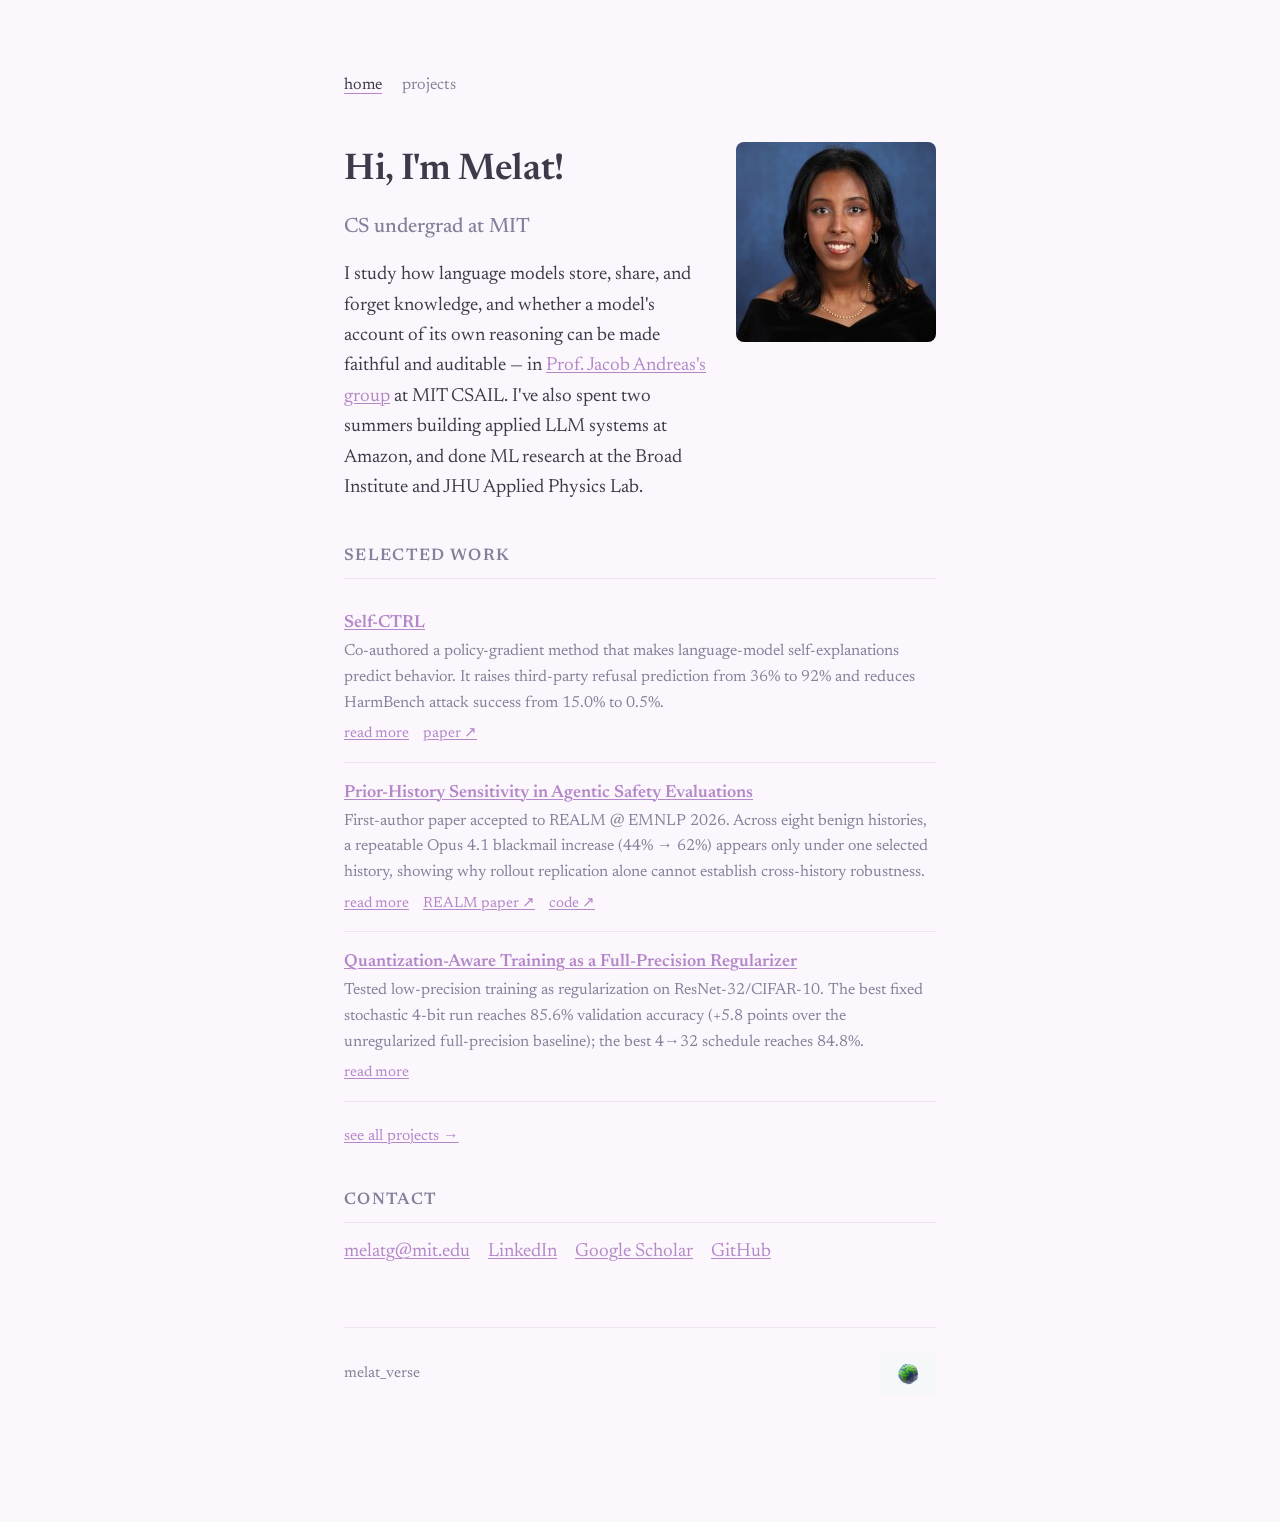
<file: index.html>
<!DOCTYPE html>
<html lang="en">
<head>
  <meta charset="UTF-8" />
  <meta name="viewport" content="width=device-width, initial-scale=1.0" />
  <title>Melat Ghebreselassie</title>
  <link rel="preconnect" href="https://fonts.googleapis.com" />
  <link rel="preconnect" href="https://fonts.gstatic.com" crossorigin />
  <link href="https://fonts.googleapis.com/css2?family=Newsreader:opsz,wght@6..72,400;6..72,500;6..72,600&display=swap" rel="stylesheet" />
  <link rel="stylesheet" href="styles.css" />
</head>
<body>
  <main class="wrap">
    <header class="top">
      <nav class="menu">
        <a href="index.html" class="is-current">home</a>
        <a href="projects.html">projects</a>
      </nav>
    </header>

    <div class="name-row">
      <div class="name-col">
        <h1 class="name">Hi, I'm Melat!</h1>
        <p class="subtitle">CS undergrad at MIT</p>
        <p class="intro">
          I study how language models store, share, and forget knowledge, and whether a model's account of
          its own reasoning can be made faithful and auditable — in
          <a href="https://lingo.csail.mit.edu/" target="_blank" rel="noopener">Prof. Jacob Andreas's group</a>
          at MIT CSAIL. I've also spent two summers building applied LLM systems at Amazon, and done ML
          research at the Broad Institute and JHU Applied Physics Lab.
        </p>
      </div>
      <img class="avatar" src="assets/me.jpeg" alt="A picture of Melat"
           onerror="this.classList.add('avatar-fallback');this.removeAttribute('src');" />
    </div>

    <section class="section">
      <h2>Selected work</h2>
      <ul class="projects">
        <li>
          <a class="proj-title" href="projects/self-consistency/index.html">Self-CTRL</a>
          <span class="proj-desc">Co-authored a policy-gradient method that makes language-model self-explanations predict behavior. It raises third-party refusal prediction from 36% to 92% and reduces HarmBench attack success from 15.0% to 0.5%.</span>
          <span class="proj-links">
            <a href="projects/self-consistency/index.html">read more</a>
            <a href="https://arxiv.org/pdf/2606.18327" target="_blank" rel="noopener">paper ↗</a>
          </span>
        </li>
        <li>
          <a class="proj-title" href="projects/scheming/index.html">Prior-History Sensitivity in Agentic Safety Evaluations</a>
          <span class="proj-desc">First-author paper accepted to REALM @ EMNLP 2026. Across eight benign histories, a repeatable Opus 4.1 blackmail increase (44% → 62%) appears only under one selected history, showing why rollout replication alone cannot establish cross-history robustness.</span>
          <span class="proj-links">
            <a href="projects/scheming/index.html">read more</a>
            <a href="projects/scheming/assets/paper.pdf" target="_blank" rel="noopener">REALM paper ↗</a>
            <a href="https://github.com/melatg0/action-history-scheming/tree/main" target="_blank" rel="noopener">code ↗</a>
          </span>
        </li>
        <li>
          <a class="proj-title" href="projects/quantization-aware-training/index.html">Quantization-Aware Training as a Full-Precision Regularizer</a>
          <span class="proj-desc">Tested low-precision training as regularization on ResNet-32/CIFAR-10. The best fixed stochastic 4-bit run reaches 85.6% validation accuracy (+5.8 points over the unregularized full-precision baseline); the best 4→32 schedule reaches 84.8%.</span>
          <span class="proj-links">
            <a href="projects/quantization-aware-training/index.html">read more</a>
          </span>
        </li>
      </ul>
      <a class="see-all" href="projects.html">see all projects →</a>
    </section>

    <section class="section">
      <h2>Contact</h2>
      <p class="links">
        <a href="mailto:melatg@mit.edu">melatg@mit.edu</a>
        <a href="https://www.linkedin.com/in/melatg/" target="_blank" rel="noopener">LinkedIn</a>
        <a href="https://scholar.google.com/citations?user=AMY-fAYAAAAJ&hl=en" target="_blank" rel="noopener">Google Scholar</a>
        <a href="https://github.com/melatg0" target="_blank" rel="noopener">GitHub</a>
      </p>
    </section>

    <footer class="foot">
      <span>melat_verse</span>
      <img class="foot-globe" src="assets/globe.gif" alt="A spinning globe"
           onerror="this.style.display='none';" />
    </footer>
  </main>

  <script src="script.js"></script>
</body>
</html>
</file>
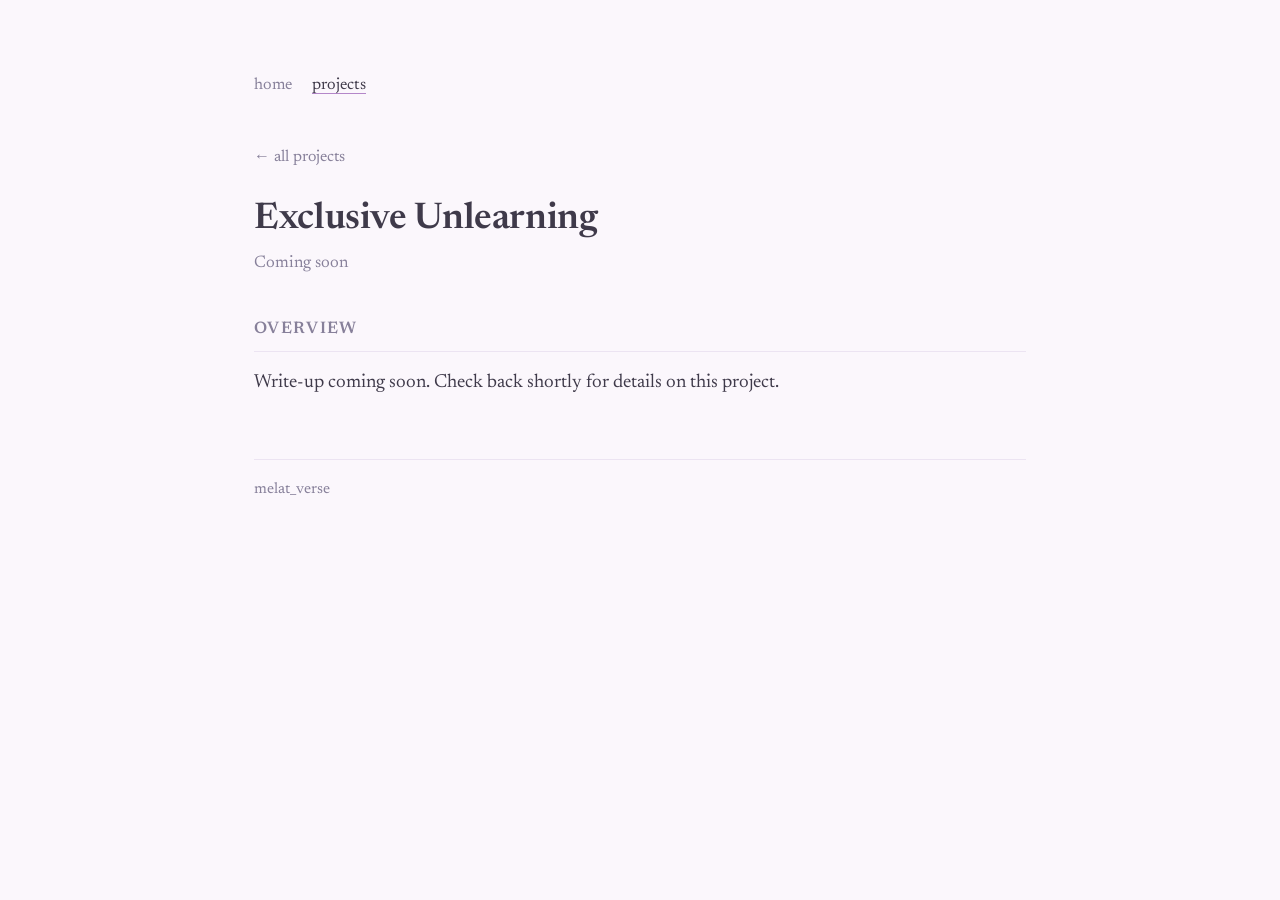
<file: projects/exclusive-unlearning/index.html>
<!DOCTYPE html>
<html lang="en">
<head>
  <meta charset="UTF-8" />
  <meta name="viewport" content="width=device-width, initial-scale=1.0" />
  <title>Melat · Exclusive Unlearning</title>
  <link rel="preconnect" href="https://fonts.googleapis.com" />
  <link rel="preconnect" href="https://fonts.gstatic.com" crossorigin />
  <link href="https://fonts.googleapis.com/css2?family=Newsreader:opsz,wght@6..72,400;6..72,500;6..72,600&display=swap" rel="stylesheet" />
  <link rel="stylesheet" href="../../styles.css" />
</head>
<body>
  <main class="wrap wide">
    <header class="top">
      <nav class="menu">
        <a href="../../index.html">home</a>
        <a href="../../projects.html" class="is-current">projects</a>
      </nav>
    </header>

    <a class="back" href="../../projects.html">← all projects</a>

    <h1 class="name">Exclusive Unlearning</h1>
    <p class="project-meta">Coming soon</p>

    <article class="article">
      <h2>Overview</h2>
      <p>Write-up coming soon. Check back shortly for details on this project.</p>
    </article>

    <footer class="foot">
      <span>melat_verse</span>
    </footer>
  </main>

  <script src="../../script.js"></script>
</body>
</html>
</file>
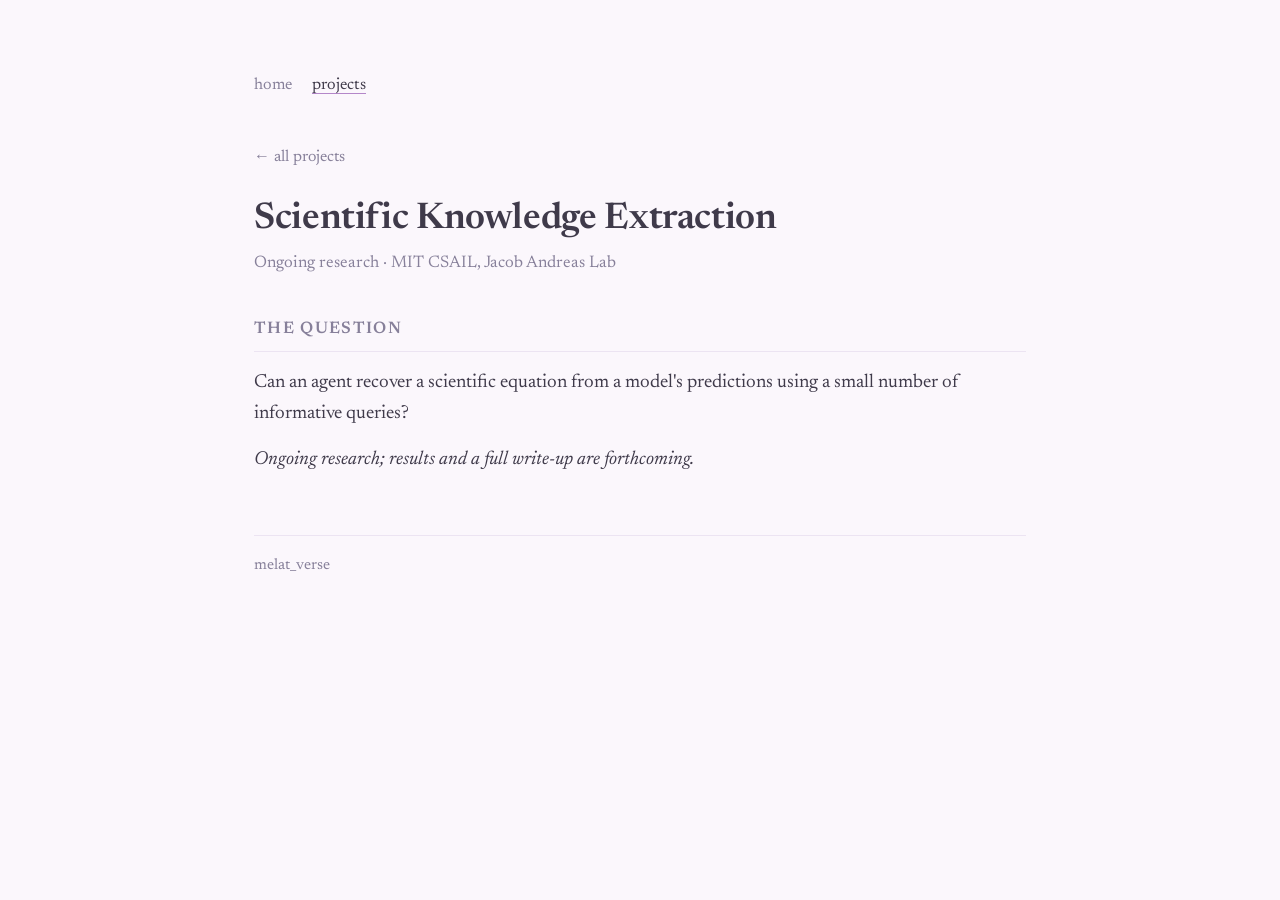
<file: projects/knowledge-extraction/index.html>
<!DOCTYPE html>
<html lang="en">
<head>
  <meta charset="UTF-8" />
  <meta name="viewport" content="width=device-width, initial-scale=1.0" />
  <title>Melat · Scientific Knowledge Extraction</title>
  <link rel="preconnect" href="https://fonts.googleapis.com" />
  <link rel="preconnect" href="https://fonts.gstatic.com" crossorigin />
  <link href="https://fonts.googleapis.com/css2?family=Newsreader:opsz,wght@6..72,400;6..72,500;6..72,600&display=swap" rel="stylesheet" />
  <link rel="stylesheet" href="../../styles.css" />
</head>
<body>
  <main class="wrap wide">
    <header class="top">
      <nav class="menu">
        <a href="../../index.html">home</a>
        <a href="../../projects.html" class="is-current">projects</a>
      </nav>
    </header>

    <a class="back" href="../../projects.html">← all projects</a>

    <h1 class="name">Scientific Knowledge Extraction</h1>
    <p class="project-meta">Ongoing research · MIT CSAIL, Jacob Andreas Lab</p>

    <article class="article">
      <h2>The question</h2>
      <p>
        Can an agent recover a scientific equation from a model's predictions using a small number of informative
        queries?
      </p>
      <p><em>Ongoing research; results and a full write-up are forthcoming.</em></p>
    </article>

    <footer class="foot">
      <span>melat_verse</span>
    </footer>
  </main>

  <script src="../../script.js"></script>
</body>
</html>
</file>
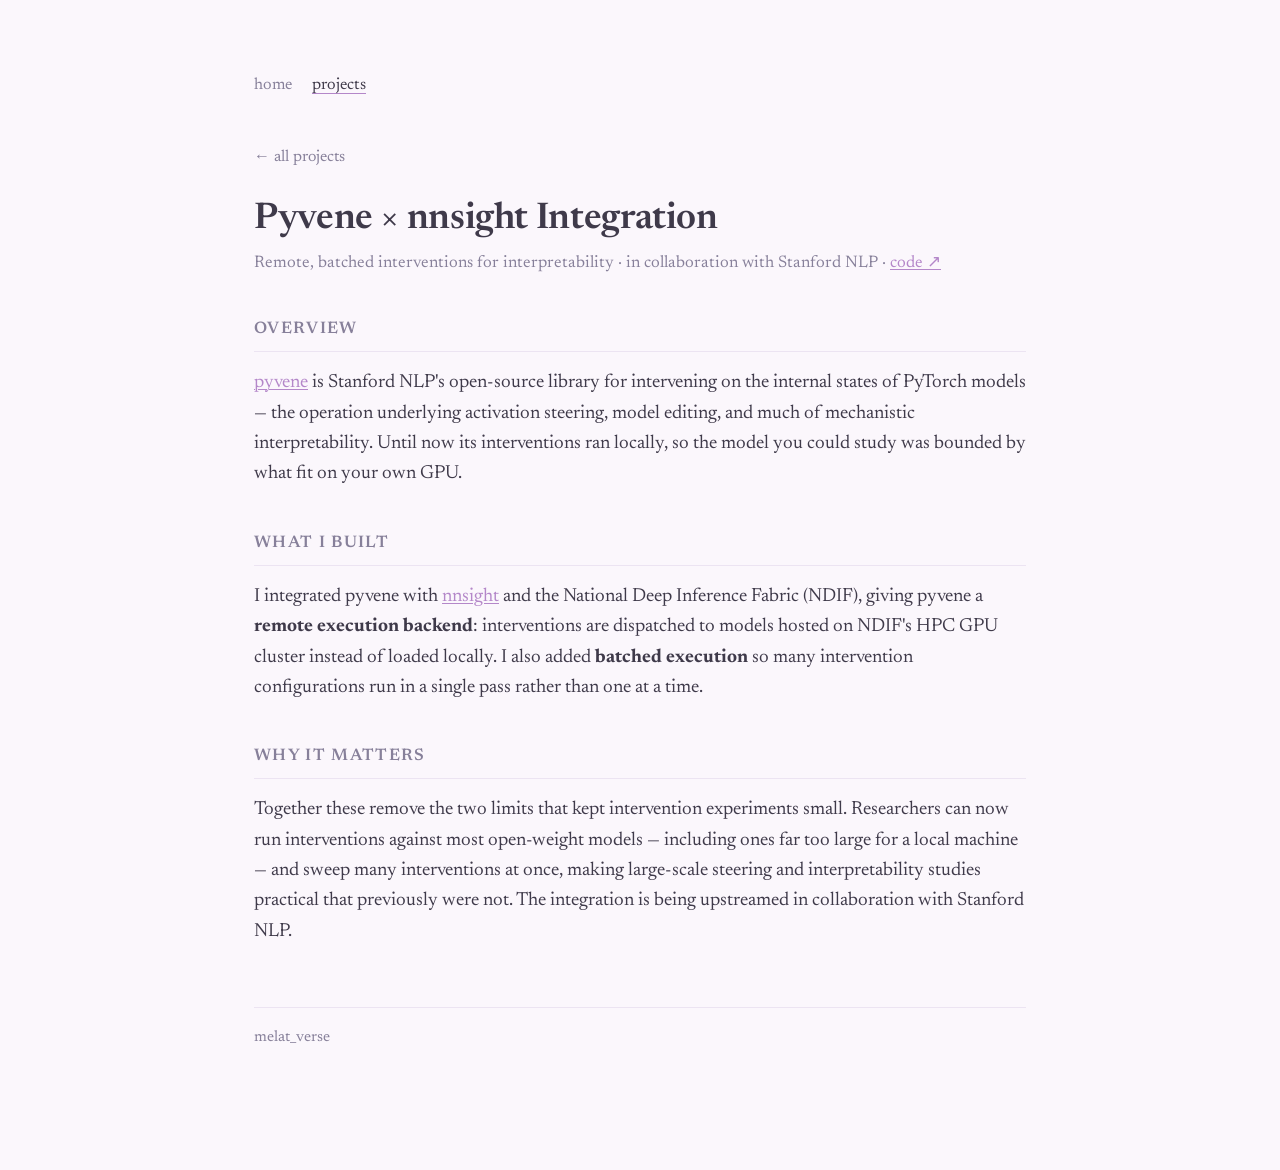
<file: projects/pyvene-nnsight/index.html>
<!DOCTYPE html>
<html lang="en">
<head>
  <meta charset="UTF-8" />
  <meta name="viewport" content="width=device-width, initial-scale=1.0" />
  <title>Melat · Pyvene/nnsight Integration</title>
  <link rel="preconnect" href="https://fonts.googleapis.com" />
  <link rel="preconnect" href="https://fonts.gstatic.com" crossorigin />
  <link href="https://fonts.googleapis.com/css2?family=Newsreader:opsz,wght@6..72,400;6..72,500;6..72,600&display=swap" rel="stylesheet" />
  <link rel="stylesheet" href="../../styles.css" />
</head>
<body>
  <main class="wrap wide">
    <header class="top">
      <nav class="menu">
        <a href="../../index.html">home</a>
        <a href="../../projects.html" class="is-current">projects</a>
      </nav>
    </header>

    <a class="back" href="../../projects.html">← all projects</a>

    <h1 class="name">Pyvene × nnsight Integration</h1>
    <p class="project-meta">
      Remote, batched interventions for interpretability · in collaboration with Stanford NLP ·
      <a href="https://github.com/melatg0/pyvene" target="_blank" rel="noopener">code ↗</a>
    </p>

    <article class="article">
      <h2>Overview</h2>
      <p>
        <a href="https://github.com/stanfordnlp/pyvene" target="_blank" rel="noopener">pyvene</a> is Stanford
        NLP's open-source library for intervening on the internal states of PyTorch models — the operation
        underlying activation steering, model editing, and much of mechanistic interpretability. Until now its
        interventions ran locally, so the model you could study was bounded by what fit on your own GPU.
      </p>

      <h2>What I built</h2>
      <p>
        I integrated pyvene with <a href="https://nnsight.net/" target="_blank" rel="noopener">nnsight</a> and
        the National Deep Inference Fabric (NDIF), giving pyvene a <strong>remote execution backend</strong>:
        interventions are dispatched to models hosted on NDIF's HPC GPU cluster instead of loaded locally. I also
        added <strong>batched execution</strong> so many intervention configurations run in a single pass rather
        than one at a time.
      </p>

      <h2>Why it matters</h2>
      <p>
        Together these remove the two limits that kept intervention experiments small. Researchers can now run
        interventions against most open-weight models — including ones far too large for a local machine — and
        sweep many interventions at once, making large-scale steering and interpretability studies practical that
        previously were not. The integration is being upstreamed in collaboration with Stanford NLP.
      </p>
    </article>

    <footer class="foot">
      <span>melat_verse</span>
    </footer>
  </main>

  <script src="../../script.js"></script>
</body>
</html>
</file>
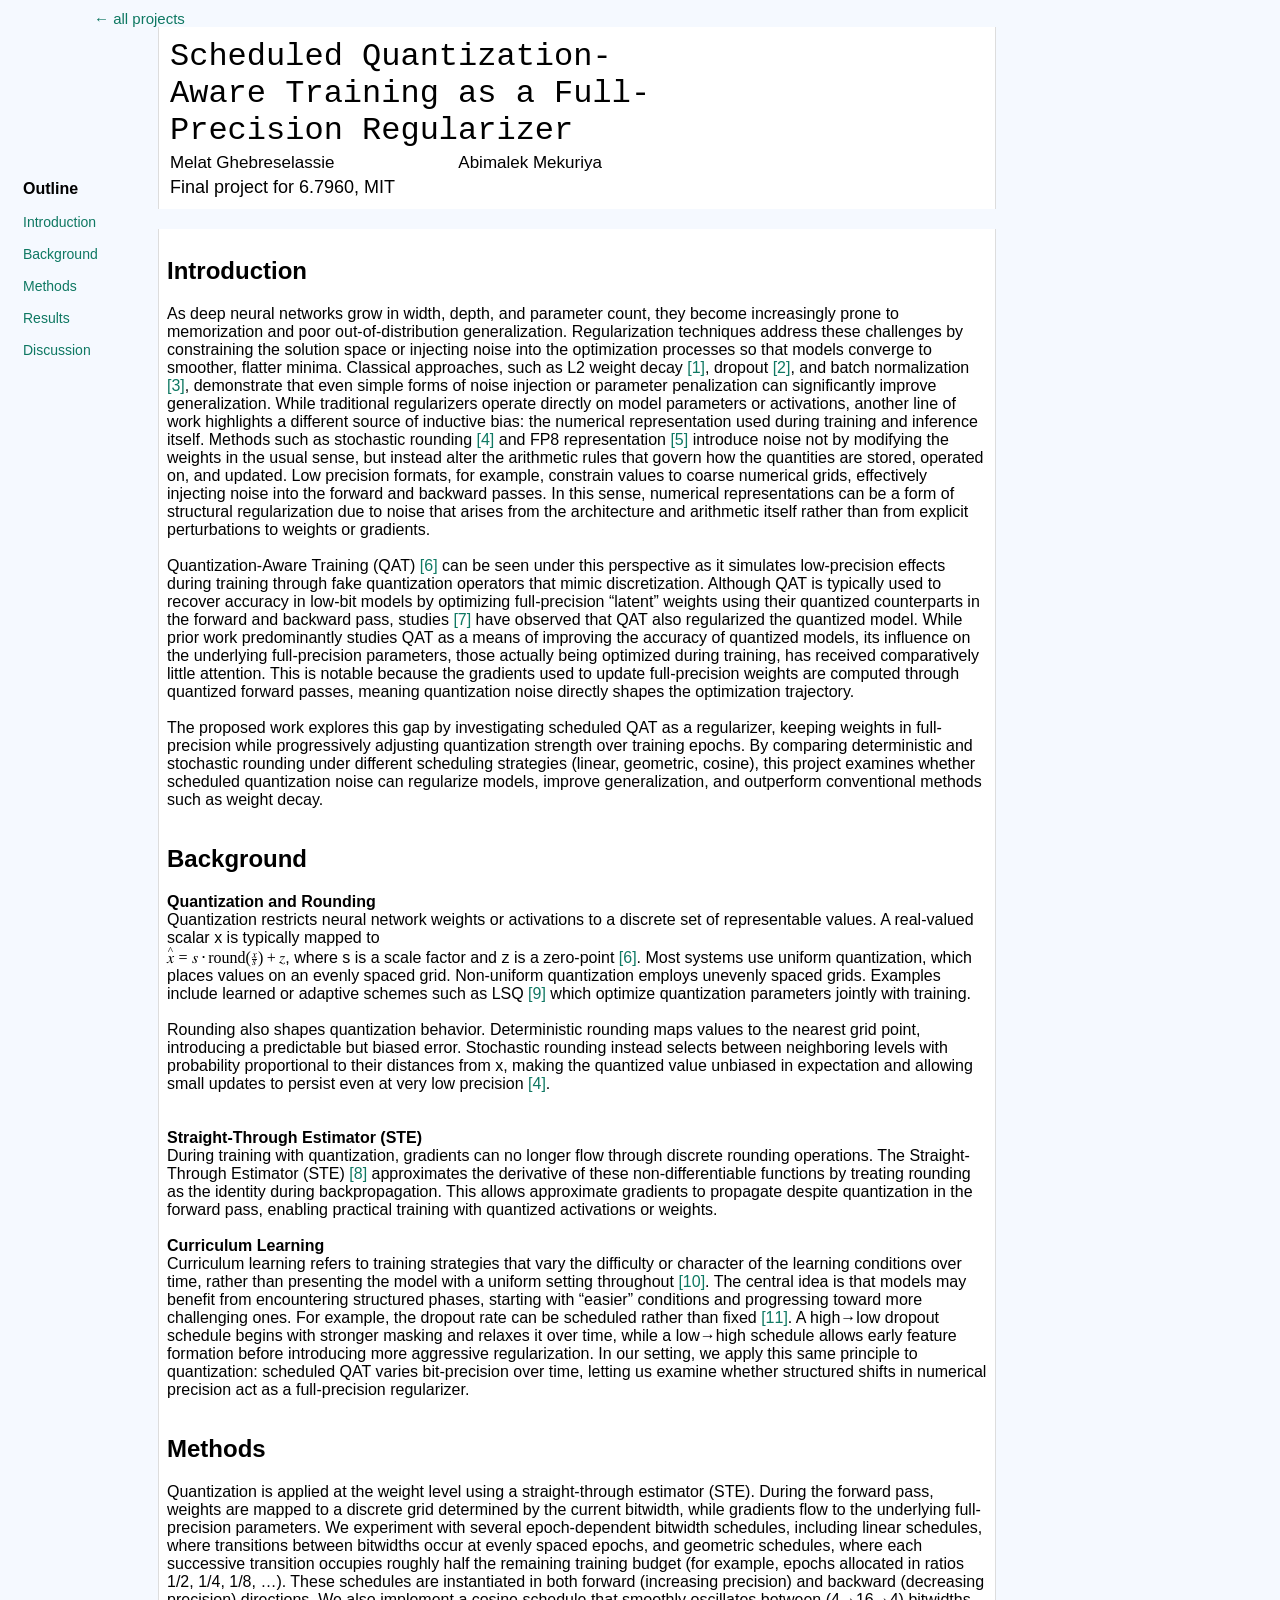
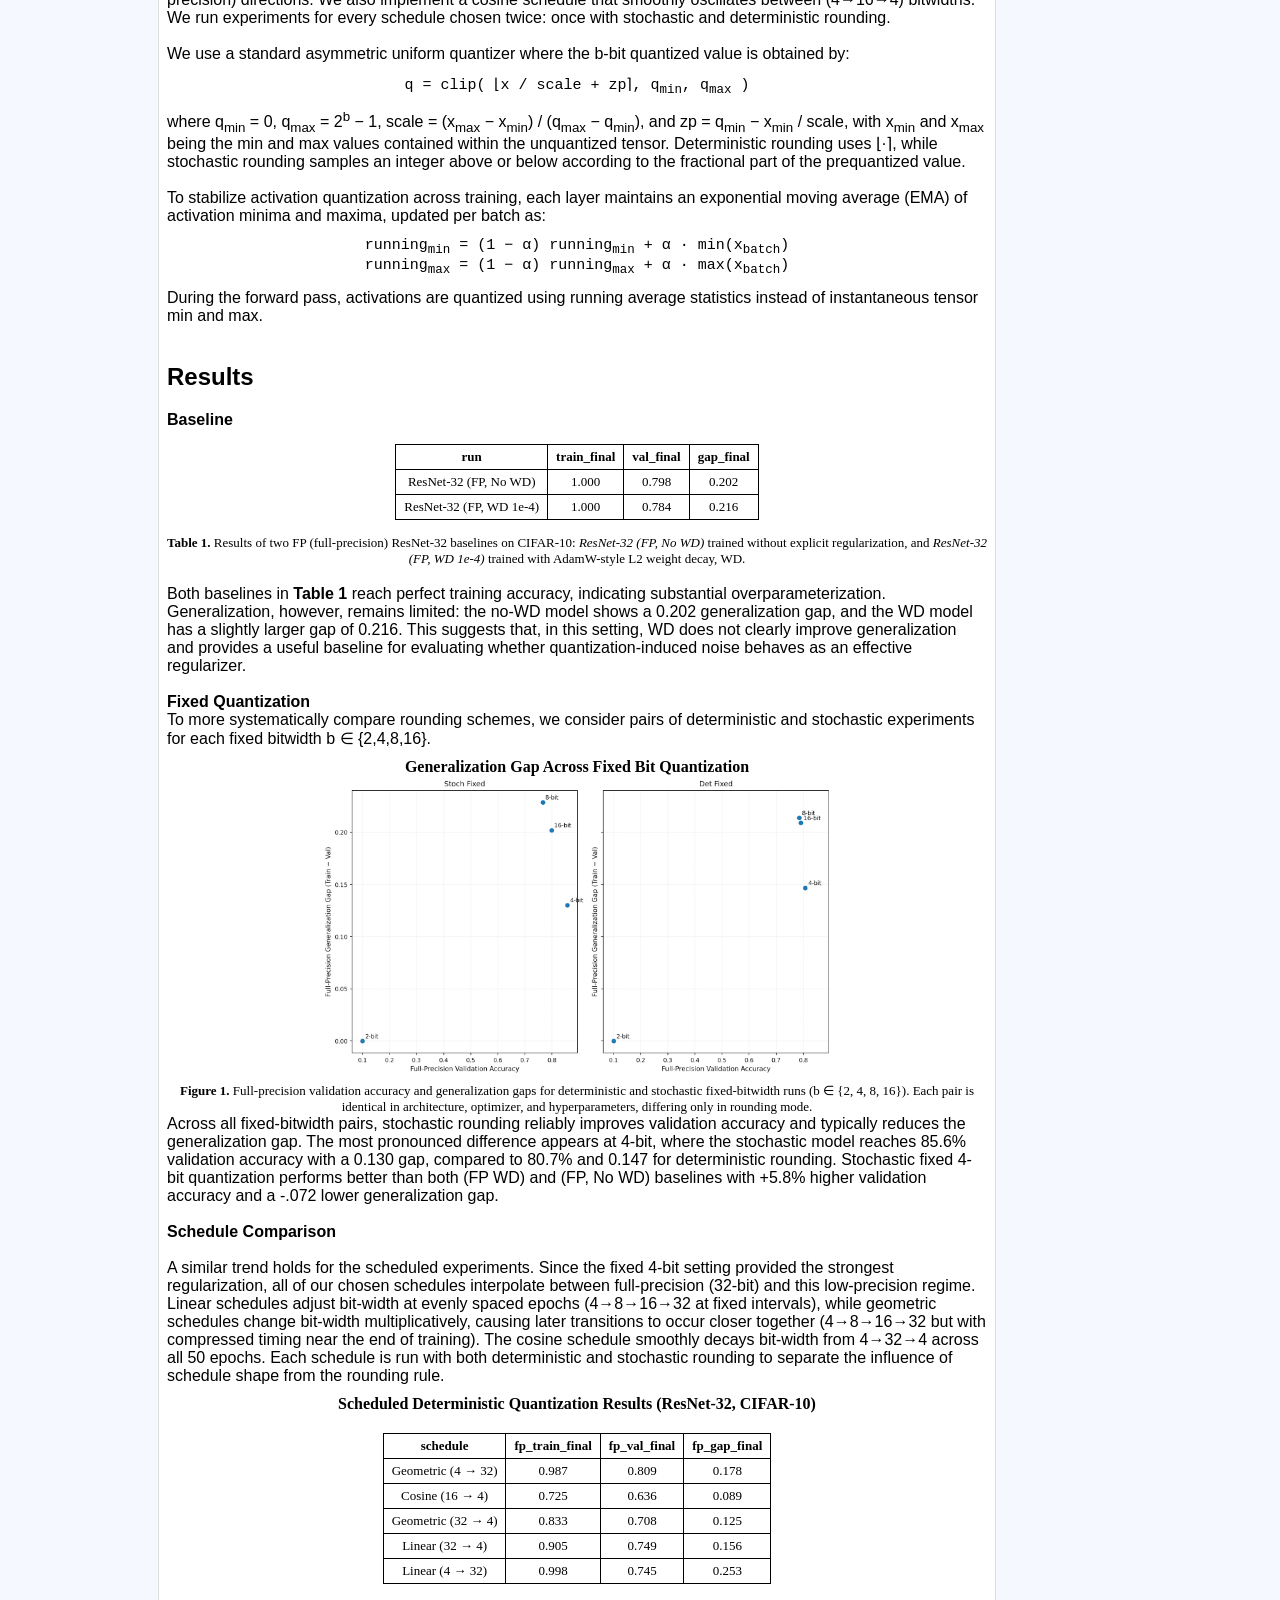
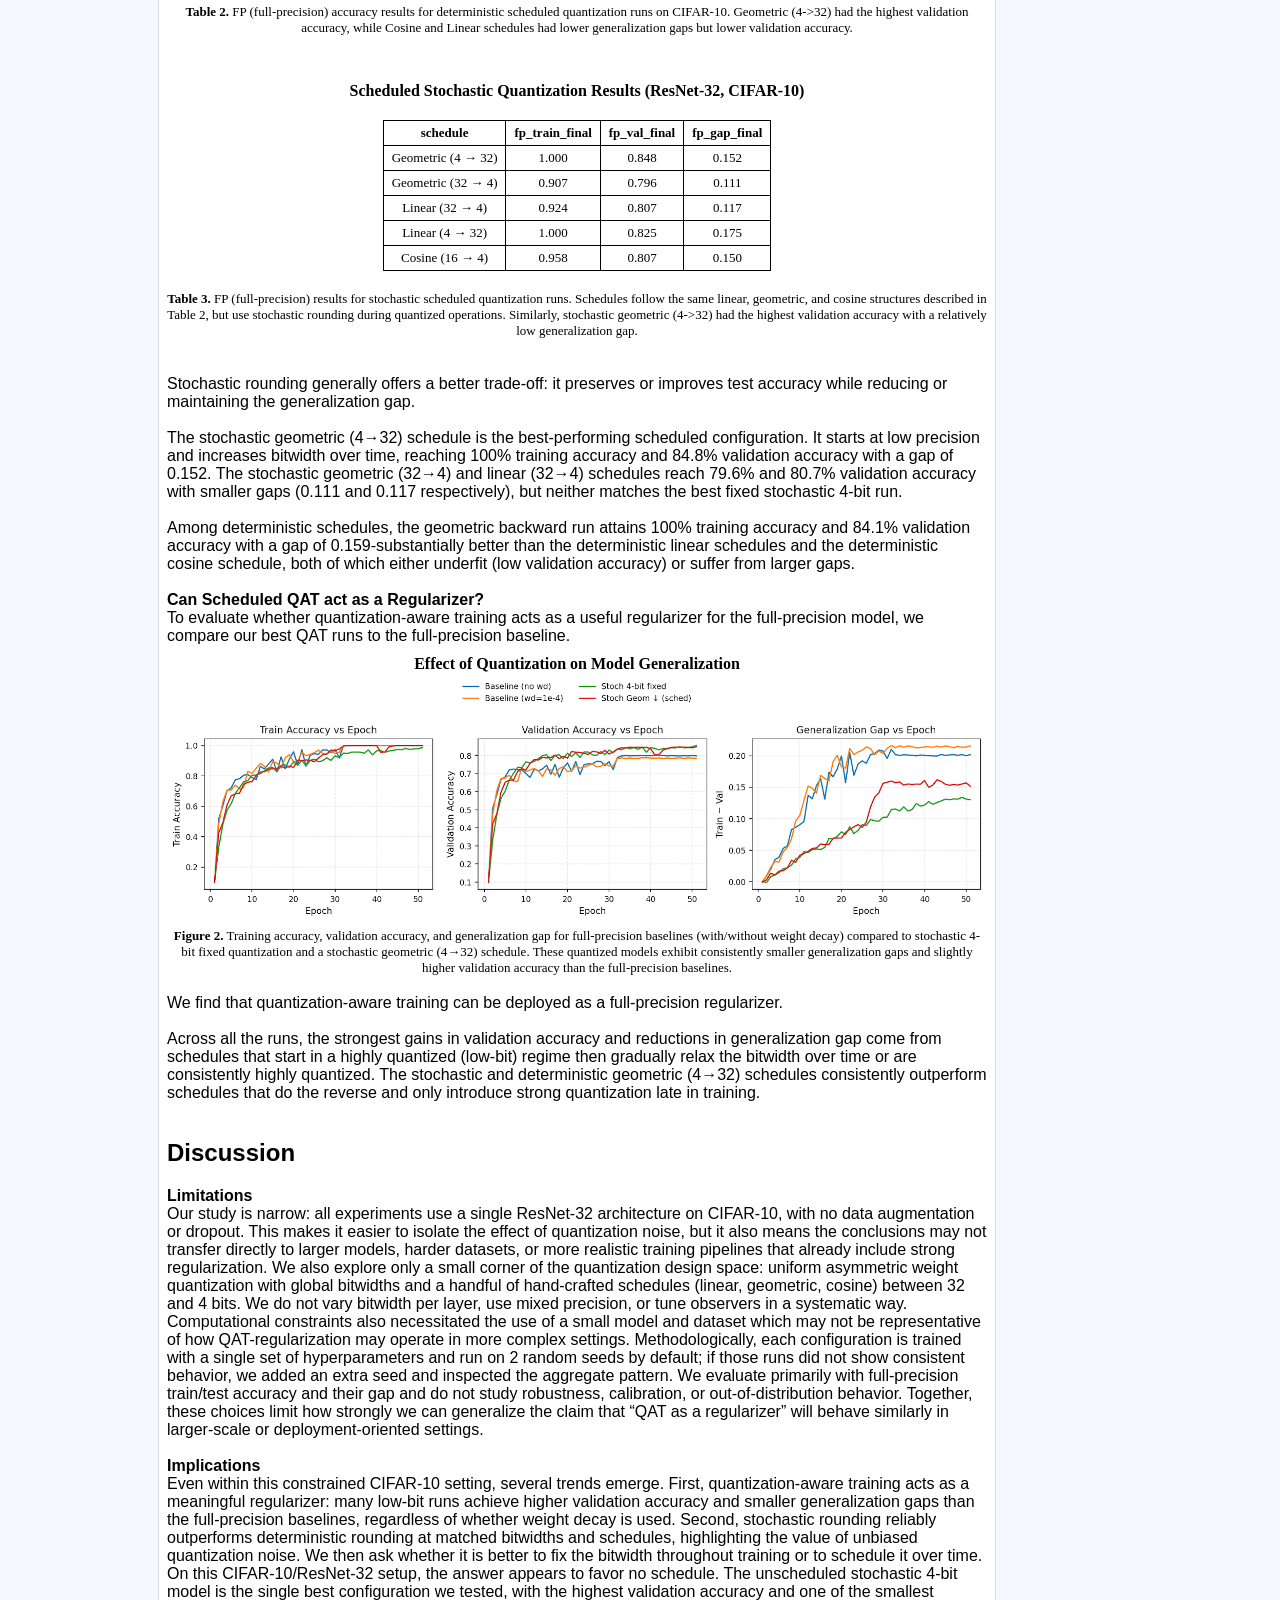
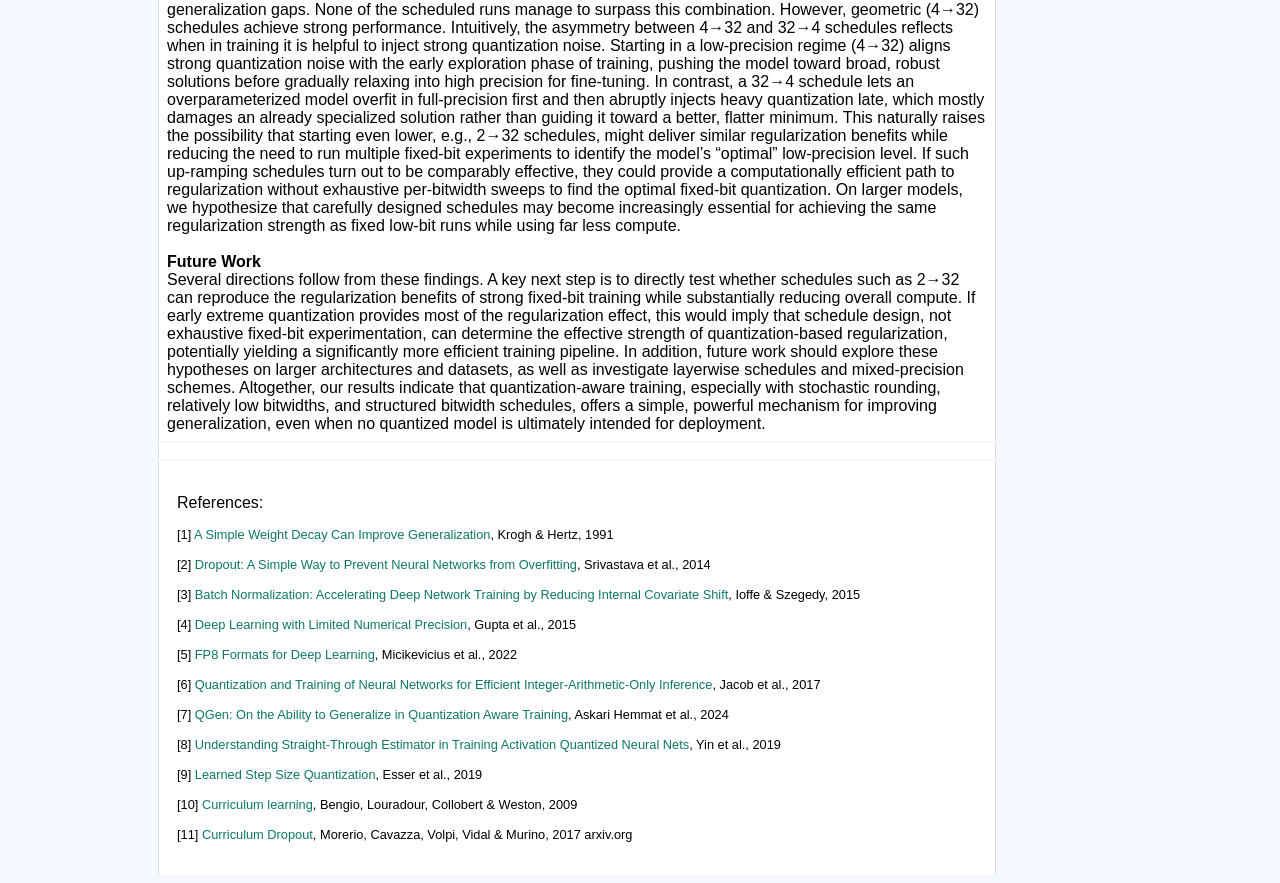
<file: projects/quantization-aware-training/index.html>
<html>
<head>

<script src="https://ajax.googleapis.com/ajax/libs/jquery/1.11.1/jquery.min.js"></script>

<style type="text/css">
	body {
		background-color: #f5f9ff;
	}

	/* Hide both math displays initially, will display based on JS detection */
  .mathjax-mobile, .mathml-non-mobile { display: none; }

  /* Show the MathML content by default on non-mobile devices */
  .show-mathml .mathml-non-mobile { display: block; }
  .show-mathjax .mathjax-mobile { display: block; }

	.content-margin-container {
		display: flex;
		width: 100%; /* Ensure the container is full width */
		justify-content: left; /* Horizontally centers the children in the container */
		align-items: center;  /* Vertically centers the children in the container */
	}
	.main-content-block {
		width: 70%; /* Change this percentage as needed */
    max-width: 1100px; /* Optional: Maximum width */
		background-color: #fff;
		border-left: 1px solid #DDD;
		border-right: 1px solid #DDD;
		padding: 8px 8px 8px 8px;
		font-family: "HelveticaNeue-Light", "Helvetica Neue Light", "Helvetica Neue", Helvetica, Arial, "Lucida Grande", sans-serif;#"Avenir";
	}
	.margin-left-block {
			font-size: 14px;
			width: 15%; /* Change this percentage as needed */
			max-width: 130px; /* Optional: Maximum width */
			position: relative;
			margin-left: 10px;
			text-align: left;
			font-family: "HelveticaNeue-Light", "Helvetica Neue Light", "Helvetica Neue", Helvetica, Arial, "Lucida Grande", sans-serif;#"Avenir";
			padding: 5px;
	}
	.margin-right-block {
			font-family: "HelveticaNeue-Light", "Helvetica Neue Light", "Helvetica Neue", Helvetica, Arial, "Lucida Grande", sans-serif;#"Avenir";
			font-size: 14px;
			width: 25%; /* Change this percentage as needed */
			max-width: 256px; /* Optional: Maximum width */
			position: relative;
			text-align: left;
			padding: 10px;  /* Optional: Adds padding inside the caption */
	}

	img {
			max-width: 100%; /* Make sure it fits inside the container */
			height: auto;
			display: block;
			margin: auto;
	}
	.my-video {
			max-width: 100%; /* Make sure it fits inside the container */
			height: auto;
			display: block;
			margin: auto;
	}
	/* Hide both video displays initially, will display based on JS detection */
  .vid-mobile, .vid-non-mobile { display: none; }

  /* Show the video content by default on non-mobile devices */
  .show-vid-mobile .vid-mobile { display: block; }
  .show-vid-non-mobile .vid-non-mobile { display: block; }

	a:link,a:visited
	{
		color: #0e7862; /*#1367a7;*/
		text-decoration: none;
	}
	a:hover {
		color: #24b597; /*#208799;*/
	}

	h1 {
		font-size: 18px;
		margin-top: 4px;
		margin-bottom: 10px;
	}

	table.header {
    font-weight: 300;
    font-size: 17px;
    flex-grow: 1;
		width: 70%;
    max-width: calc(100% - 290px); /* Adjust according to the width of .paper-code-tab */
	}
	table td, table td * {
	    vertical-align: middle;
	    position: relative;
	}
	table.paper-code-tab {
	    flex-shrink: 0;
	    margin-left: 8px;
	    margin-top: 8px;
	    padding: 0px 0px 0px 8px;
	    width: 290px;
	    height: 150px;
	}

	.layered-paper { /* modified from: http://css-tricks.com/snippets/css/layered-paper/ */
		box-shadow:
		        0px 0px 1px 1px rgba(0,0,0,0.35), /* The top layer shadow */
		        5px 5px 0 0px #fff, /* The second layer */
		        5px 5px 1px 1px rgba(0,0,0,0.35), /* The second layer shadow */
		        10px 10px 0 0px #fff, /* The third layer */
		        10px 10px 1px 1px rgba(0,0,0,0.35); /* The third layer shadow */
		margin-top: 5px;
		margin-left: 10px;
		margin-right: 30px;
		margin-bottom: 5px;
	}

	hr {
    height: 1px; /* Sets the height of the line to 1 pixel */
    border: none; /* Removes the default border */
    background-color: #DDD; /* Sets the line color to black */
  }

	div.hypothesis {
		width: 80%;
		background-color: #EEE;
		border: 1px solid black;
		border-radius: 10px;
		-moz-border-radius: 10px;
		-webkit-border-radius: 10px;
		font-family: Courier;
		font-size: 18px;
		text-align: center;
		margin: auto;
		padding: 16px 16px 16px 16px;
	}

	div.citation {
    font-size: 0.8em;
    background-color:#fff;
    padding: 10px;
		height: 200px;
  }

	.fade-in-inline {
		position: absolute;
		text-align: center;
		margin: auto;
		-webkit-mask-image: linear-gradient(to right,
																			transparent 0%,
																			transparent 40%,
																			black 50%,
																			black 90%,
																			transparent 100%);
		mask-image: linear-gradient(to right,
																transparent 0%,
																transparent 40%,
																black 50%,
																black 90%,
																transparent 100%);
		-webkit-mask-size: 8000% 100%;
		mask-size: 8000% 100%;
		animation-name: sweepMask;
		animation-duration: 4s;
		animation-iteration-count: infinite;
		animation-timing-function: linear;
		animation-delay: -1s;
	}

	.fade-in2-inline {
			animation-delay: 1s;
	}

	.inline-div {
			position: relative;
	    display: inline-block; /* Makes both the div and paragraph inline-block elements */
	    vertical-align: top; /* Aligns them at the top, you can adjust this to middle, bottom, etc., based on your needs */
	    width: 50px; /* Optional: Adds space between the div and the paragraph */
	}

</style>

	  <title>Scheduled Quantization-Aware Training as a Full-Precision Regularizer</title>
      <meta property="og:title" content="Scheduled Quantization-Aware Training as a Full-Precision Regularizer" />
			<meta charset="UTF-8">
  </head>

  <body>

		<div style="max-width:1100px; margin:10px auto 0; padding-left:8px; font-family:'HelveticaNeue-Light','Helvetica Neue',Helvetica,Arial,sans-serif; font-size:15px;">
			<a href="../../projects.html">&#8592; all projects</a>
		</div>

		<div class="content-margin-container">
				<div class="margin-left-block">
				</div>
		    <div class="main-content-block">
						<table class="header" align=left>
								<tr>
									<td colspan=4>
										<span style="font-size: 32px; font-family: 'Courier New', Courier, monospace; /* Adds fallbacks */">Scheduled Quantization-Aware Training as a Full-Precision Regularizer</span>
									</td>
								</tr>
								<tr>
										<td align=left>
												<span style="font-size:17px">Melat Ghebreselassie</span>
										</td>
										<td align=left>
												<span style="font-size:17px">Abimalek Mekuriya</span>
										</td>
								<tr>
									<td colspan=4 align=left><span style="font-size:18px">Final project for 6.7960, MIT</span></td>
								</tr>
						</table>
					</div>
					<div class="margin-right-block">
					</div>
		</div>

		<div class="content-margin-container" id="intro">
				<div class="margin-left-block">
          <!-- table of contents here -->
          <div style="position:fixed; max-width:inherit; top:max(20%,120px)">
              <b style="font-size:16px">Outline</b><br><br>
              <a href="#intro">Introduction</a><br><br>
              <a href="#background">Background</a><br><br>
              <a href="#methods">Methods</a><br><br>
              <a href="#results">Results</a><br><br>
              <a href="#discussion">Discussion</a><br><br>
          </div>
				</div>
		    <div class="margin-right-block">
		    </div>
		</div>

    <div class="content-margin-container" id="intro">
				<div class="margin-left-block">
				</div>
		    <div class="main-content-block">
						<h2>Introduction</h2>
            As deep neural networks grow in width, depth, and parameter count, they become increasingly prone to memorization and poor out-of-distribution generalization. Regularization techniques address these challenges by constraining the solution space or injecting noise into the optimization processes so that models converge to smoother, flatter minima. Classical approaches, such as L2 weight decay <a href="#ref_1">[1]</a>, dropout <a href="#ref_2">[2]</a>, and batch normalization <a href="#ref_3">[3]</a>, demonstrate that even simple forms of noise injection or parameter penalization can significantly improve generalization. While traditional regularizers operate directly on model parameters or activations, another line of work highlights a different source of inductive bias: the numerical representation used during training and inference itself. Methods such as stochastic rounding <a href="#ref_4">[4]</a> and FP8 representation <a href="#ref_5">[5]</a> introduce noise not by modifying the weights in the usual sense, but instead alter the arithmetic rules that govern how the quantities are stored, operated on, and updated. Low precision formats, for example, constrain values to coarse numerical grids, effectively injecting noise into the forward and backward passes. In this sense, numerical representations can be a form of structural regularization due to noise that arises from the architecture and arithmetic itself rather than from explicit perturbations to weights or gradients.
			<br></br>
Quantization-Aware Training (QAT) <a href="#ref_6">[6]</a> can be seen under this perspective as it simulates low-precision effects during training through fake quantization operators that mimic discretization. Although QAT is typically used to recover accuracy in low-bit models by optimizing full-precision “latent” weights using their quantized counterparts in the forward and backward pass, studies <a href="#ref_7">[7]</a> have observed that QAT also regularized the quantized model. While prior work predominantly studies QAT as a means of improving the accuracy of quantized models, its influence on the underlying full-precision parameters, those actually being optimized during training, has received comparatively little attention. This is notable because the gradients used to update full-precision weights are computed through quantized forward passes, meaning quantization noise directly shapes the optimization trajectory.
			<br></br>
The proposed work explores this gap by investigating scheduled QAT as a regularizer, keeping weights in full-precision while progressively adjusting quantization strength over training epochs. By comparing deterministic and stochastic rounding under different scheduling strategies (linear, geometric, cosine), this project examines whether scheduled quantization noise can regularize models, improve generalization, and outperform conventional methods such as weight decay.
		    </div>
		    <div class="margin-right-block">
		    </div>
		</div>

		<div class="content-margin-container" id="does_x_do_y">
				<div class="margin-left-block">
				</div>
		    <div class="main-content-block" id="background">
					<h2>Background</h2>
					<b>Quantization and Rounding</b>
					<br>
					Quantization restricts neural network weights or activations to a discrete set of representable values. A real-valued scalar x is typically mapped to

          <br>
  <math xmlns="http://www.w3.org/1998/Math/MathML">
    <mrow>
      <mover>
        <mi>x</mi>
        <mo>^</mo>
      </mover>
      <mo>=</mo>
      <mrow>
        <mi>s</mi>
        <mo>&#x22C5;</mo>
        <mi>round</mi>
        <mo>(</mo>
        <mfrac>
          <mi>x</mi>
          <mi>s</mi>
        </mfrac>
        <mo>)</mo>
        <mo>+</mo>
        <mi>z</mi>
      </mrow>
    </mrow>
  </math>, where s is a scale factor and z is a zero-point <a href="#ref_6">[6]</a>. Most systems use uniform quantization, which places values on an evenly spaced grid. Non-uniform quantization employs unevenly spaced grids. Examples include learned or adaptive schemes such as LSQ <a href="#ref_9">[9]</a> which optimize quantization parameters jointly with training.
<br></br>
Rounding also shapes quantization behavior. Deterministic rounding maps values to the nearest grid point, introducing a predictable but biased error. Stochastic rounding instead selects between neighboring levels with probability proportional to their distances from x, making the quantized value unbiased in expectation and allowing small updates to persist even at very low precision <a href="#ref_4">[4]</a>.
<br>
<br></br>
<b>Straight-Through Estimator (STE)</b>
<br>
During training with quantization, gradients can no longer flow through discrete rounding operations. The Straight-Through Estimator (STE) <a href="#ref_8">[8]</a> approximates the derivative of these non-differentiable functions by treating rounding as the identity during backpropagation. This allows approximate gradients to propagate despite quantization in the forward pass, enabling practical training with quantized activations or weights.
<br></br>
<b>Curriculum Learning</b>
<br>
Curriculum learning refers to training strategies that vary the difficulty or character of the learning conditions over time, rather than presenting the model with a uniform setting throughout <a href="#ref_10">[10]</a>. The central idea is that models may benefit from encountering structured phases, starting with “easier” conditions and progressing toward more challenging ones. For example, the dropout rate can be scheduled rather than fixed <a href="#ref_11">[11]</a>. A high→low dropout schedule begins with stronger masking and relaxes it over time, while a low→high schedule allows early feature formation before introducing more aggressive regularization. In our setting, we apply this same principle to quantization: scheduled QAT varies bit-precision over time, letting us examine whether structured shifts in numerical precision act as a full-precision regularizer.

		    </div>
		    <div class="margin-right-block" style="transform: translate(0%, -100%);"> <!-- you can move the margin notes up and down with translate -->
		    </div>
		</div>

		<div class="content-margin-container">
				<div class="margin-left-block">
				</div>
		    <div class="main-content-block" id="methods">
            <h2>Methods</h2>
Quantization is applied at the weight level using a straight-through estimator (STE). During the forward pass, weights are mapped to a discrete grid determined by the current bitwidth, while gradients flow to the underlying full-precision parameters. We experiment with several epoch-dependent bitwidth schedules, including linear schedules, where transitions between bitwidths occur at evenly spaced epochs, and geometric schedules, where each successive transition occupies roughly half the remaining training budget (for example, epochs allocated in ratios 1/2, 1/4, 1/8, …). These schedules are instantiated in both forward (increasing precision) and backward (decreasing precision) directions. We also implement a cosine schedule that smoothly oscillates between (4→16→4) bitwidths. We run experiments for every schedule chosen twice: once with stochastic and deterministic rounding.
<br></br>
We use a standard asymmetric uniform quantizer where the b-bit quantized value is obtained by:
<div style="text-align:center; font-family:'Courier New',Courier,monospace; font-size:15px; margin:12px 0;">
  q = clip( &lfloor;x / scale + zp&rceil;, q<sub>min</sub>, q<sub>max</sub> )
</div>
where q<sub>min</sub> = 0, q<sub>max</sub> = 2<sup>b</sup> &minus; 1, scale = (x<sub>max</sub> &minus; x<sub>min</sub>) / (q<sub>max</sub> &minus; q<sub>min</sub>), and zp = q<sub>min</sub> &minus; x<sub>min</sub> / scale, with x<sub>min</sub> and x<sub>max</sub> being the min and max values contained within the unquantized tensor. Deterministic rounding uses &lfloor;&middot;&rceil;, while stochastic rounding samples an integer above or below according to the fractional part of the prequantized value.
<br></br>
To stabilize activation quantization across training, each layer maintains an exponential moving average (EMA) of activation minima and maxima, updated per batch as:
<div style="text-align:center; font-family:'Courier New',Courier,monospace; font-size:15px; margin:12px 0;">
  running<sub>min</sub> = (1 &minus; &alpha;) running<sub>min</sub> + &alpha; &middot; min(x<sub>batch</sub>)<br>
  running<sub>max</sub> = (1 &minus; &alpha;) running<sub>max</sub> + &alpha; &middot; max(x<sub>batch</sub>)
</div>
During the forward pass, activations are quantized using running average statistics instead of instantaneous tensor min and max.
<br></br>

            <h2 id="results">Results</h2>
<b>Baseline</b>

<div style="display: flex; justify-content: center; margin: 15px 0;">
  <table style="
      border-collapse: collapse;
      font-family: 'Times New Roman', serif;
      font-size: 13px;
      text-align: center;
  ">
    <thead>
      <tr>
        <th style="border: 1px solid #000; padding: 4px 8px;">run</th>
        <th style="border: 1px solid #000; padding: 4px 8px;">train_final</th>
        <th style="border: 1px solid #000; padding: 4px 8px;">val_final</th>
        <th style="border: 1px solid #000; padding: 4px 8px;">gap_final</th>
      </tr>
    </thead>

    <tbody>
      <tr>
        <td style="border: 1px solid #000; padding: 4px 8px;">
          ResNet-32 (FP, No WD)
        </td>
        <td style="border: 1px solid #000; padding: 4px 8px;">1.000</td>
        <td style="border: 1px solid #000; padding: 4px 8px;">0.798</td>
        <td style="border: 1px solid #000; padding: 4px 8px;">0.202</td>
      </tr>

      <tr>
        <td style="border: 1px solid #000; padding: 4px 8px;">
          ResNet-32 (FP, WD 1e-4)
        </td>
        <td style="border: 1px solid #000; padding: 4px 8px;">1.000</td>
        <td style="border: 1px solid #000; padding: 4px 8px;">0.784</td>
        <td style="border: 1px solid #000; padding: 4px 8px;">0.216</td>
      </tr>
    </tbody>
  </table>
</div>
<div style="text-align: center; font-family: 'Times New Roman', serif; font-size: 13px; margin-top: 6px;">
  <b>Table 1.</b>
  Results of two FP (full-precision) ResNet-32 baselines on CIFAR-10:
  <i>ResNet-32 (FP, No WD)</i> trained without explicit regularization, and
  <i>ResNet-32 (FP, WD 1e-4)</i> trained with AdamW-style L2 weight decay, WD.
</div>
<br>
Both baselines in <b>Table 1</b> reach perfect training accuracy, indicating substantial overparameterization. Generalization, however, remains limited: the no-WD model shows a 0.202 generalization gap, and the WD model has a slightly larger gap of 0.216. This suggests that, in this setting, WD does not clearly improve generalization and provides a useful baseline for evaluating whether quantization-induced noise behaves as an effective regularizer.
<br></br>
<b>Fixed Quantization</b>
<br>
To more systematically compare rounding schemes, we consider pairs of deterministic and stochastic experiments for each fixed bitwidth b ∈ {2,4,8,16}.
<div style="text-align: center; font-family: 'Times New Roman', serif; font-size: 16px; margin-top: 10px;">
  <b>Generalization Gap Across Fixed Bit Quantization</b>
</div>
<img src="./assets/fixedcomparison.png" width="512px/">
<div style="text-align: center; font-family: 'Times New Roman', serif; font-size: 13px; margin-top: 6px;">
  <b>Figure 1.</b>
  Full-precision validation accuracy and generalization gaps for deterministic and stochastic fixed-bitwidth runs (b ∈ {2, 4, 8, 16}). Each pair is identical in architecture, optimizer, and hyperparameters, differing only in rounding mode.
</div>
Across all fixed-bitwidth pairs, stochastic rounding reliably improves validation accuracy and typically reduces the generalization gap. The most pronounced difference appears at 4-bit, where the stochastic model reaches 85.6% validation accuracy with a 0.130 gap, compared to 80.7% and 0.147 for deterministic rounding. Stochastic fixed 4-bit quantization performs better than both (FP WD) and (FP, No WD) baselines with +5.8% higher validation accuracy and a -.072 lower generalization gap.
<br></br>
<b>Schedule Comparison</b>
      <br>
<br>
A similar trend holds for the scheduled experiments. Since the fixed 4-bit setting provided the strongest regularization, all of our chosen schedules interpolate between full-precision (32-bit) and this low-precision regime.
  Linear schedules adjust bit-width at evenly spaced epochs (4→8→16→32 at fixed intervals),
  while geometric schedules change bit-width multiplicatively, causing later transitions to
  occur closer together (4→8→16→32 but with compressed timing near the end of training).
  The cosine schedule smoothly decays bit-width from 4→32→4 across all 50 epochs.
Each schedule is run with both deterministic and stochastic rounding to separate the influence of schedule shape from the rounding rule.
<div style="text-align: center; font-family: 'Times New Roman', serif; font-size: 16px; margin-top: 10px;">
  <b>Scheduled Deterministic Quantization Results (ResNet-32, CIFAR-10)</b>
</div>
<div style="display: flex; justify-content: center; margin: 20px 0;">
  <table style="
      border-collapse: collapse;
      font-family: 'Times New Roman', serif;
      font-size: 13px;
      text-align: center;
  ">
    <thead>
      <tr>
        <th style="border: 1px solid #000; padding: 4px 8px;">schedule</th>
        <th style="border: 1px solid #000; padding: 4px 8px;">fp_train_final</th>
        <th style="border: 1px solid #000; padding: 4px 8px;">fp_val_final</th>
        <th style="border: 1px solid #000; padding: 4px 8px;">fp_gap_final</th>
      </tr>
    </thead>
    <tbody>

      <tr>
        <td style="border: 1px solid #000; padding: 4px 8px;">Geometric (4 → 32)</td>
        <td style="border: 1px solid #000; padding: 4px 8px;">0.987</td>
        <td style="border: 1px solid #000; padding: 4px 8px;">0.809</td>
        <td style="border: 1px solid #000; padding: 4px 8px;">0.178</td>
      </tr>

      <tr>
        <td style="border: 1px solid #000; padding: 4px 8px;">Cosine (16 → 4)</td>
        <td style="border: 1px solid #000; padding: 4px 8px;">0.725</td>
        <td style="border: 1px solid #000; padding: 4px 8px;">0.636</td>
        <td style="border: 1px solid #000; padding: 4px 8px;">0.089</td>
      </tr>

      <tr>
        <td style="border: 1px solid #000; padding: 4px 8px;">Geometric (32 → 4)</td>
        <td style="border: 1px solid #000; padding: 4px 8px;">0.833</td>
        <td style="border: 1px solid #000; padding: 4px 8px;">0.708</td>
        <td style="border: 1px solid #000; padding: 4px 8px;">0.125</td>
      </tr>

      <tr>
        <td style="border: 1px solid #000; padding: 4px 8px;">Linear (32 → 4)</td>
        <td style="border: 1px solid #000; padding: 4px 8px;">0.905</td>
        <td style="border: 1px solid #000; padding: 4px 8px;">0.749</td>
        <td style="border: 1px solid #000; padding: 4px 8px;">0.156</td>
      </tr>

      <tr>
        <td style="border: 1px solid #000; padding: 4px 8px;">Linear (4 → 32)</td>
        <td style="border: 1px solid #000; padding: 4px 8px;">0.998</td>
        <td style="border: 1px solid #000; padding: 4px 8px;">0.745</td>
        <td style="border: 1px solid #000; padding: 4px 8px;">0.253</td>
      </tr>

    </tbody>
  </table>
</div>

<div style="text-align: center; font-family: 'Times New Roman', serif; font-size: 13px; margin-top: 6px;">
  <b>Table 2.</b>
  FP (full-precision) accuracy results for deterministic scheduled quantization runs on CIFAR-10. Geometric (4->32) had the highest validation accuracy, while Cosine and Linear schedules had lower generalization gaps but lower validation accuracy.
</div>
<br></br>
<div style="text-align: center; font-family: 'Times New Roman', serif; font-size: 16px; margin-top: 10px;">
  <b>Scheduled Stochastic Quantization Results (ResNet-32, CIFAR-10)</b>
</div>

<div style="display: flex; justify-content: center; margin: 20px 0;">
  <table style="
      border-collapse: collapse;
      font-family: 'Times New Roman', serif;
      font-size: 13px;
      text-align: center;
  ">
    <thead>
      <tr>
        <th style="border: 1px solid #000; padding: 4px 8px;">schedule</th>
        <th style="border: 1px solid #000; padding: 4px 8px;">fp_train_final</th>
        <th style="border: 1px solid #000; padding: 4px 8px;">fp_val_final</th>
        <th style="border: 1px solid #000; padding: 4px 8px;">fp_gap_final</th>
      </tr>
    </thead>
    <tbody>

      <tr>
        <td style="border: 1px solid #000; padding: 4px 8px;">Geometric (4 → 32)</td>
        <td style="border: 1px solid #000; padding: 4px 8px;">1.000</td>
        <td style="border: 1px solid #000; padding: 4px 8px;">0.848</td>
        <td style="border: 1px solid #000; padding: 4px 8px;">0.152</td>
      </tr>

      <tr>
        <td style="border: 1px solid #000; padding: 4px 8px;">Geometric (32 → 4)</td>
        <td style="border: 1px solid #000; padding: 4px 8px;">0.907</td>
        <td style="border: 1px solid #000; padding: 4px 8px;">0.796</td>
        <td style="border: 1px solid #000; padding: 4px 8px;">0.111</td>
      </tr>

      <tr>
        <td style="border: 1px solid #000; padding: 4px 8px;">Linear (32 → 4)</td>
        <td style="border: 1px solid #000; padding: 4px 8px;">0.924</td>
        <td style="border: 1px solid #000; padding: 4px 8px;">0.807</td>
        <td style="border: 1px solid #000; padding: 4px 8px;">0.117</td>
      </tr>

      <tr>
        <td style="border: 1px solid #000; padding: 4px 8px;">Linear (4 → 32)</td>
        <td style="border: 1px solid #000; padding: 4px 8px;">1.000</td>
        <td style="border: 1px solid #000; padding: 4px 8px;">0.825</td>
        <td style="border: 1px solid #000; padding: 4px 8px;">0.175</td>
      </tr>

      <tr>
        <td style="border: 1px solid #000; padding: 4px 8px;">Cosine (16 → 4)</td>
        <td style="border: 1px solid #000; padding: 4px 8px;">0.958</td>
        <td style="border: 1px solid #000; padding: 4px 8px;">0.807</td>
        <td style="border: 1px solid #000; padding: 4px 8px;">0.150</td>
      </tr>

    </tbody>
  </table>
</div>

<div style="text-align: center; font-family: 'Times New Roman', serif; font-size: 13px; margin-top: 6px;">
  <b>Table 3.</b>
  FP (full-precision) results for stochastic scheduled quantization runs.  
  Schedules follow the same linear, geometric, and cosine structures described in Table 2,
  but use stochastic rounding during quantized operations. Similarly, stochastic geometric (4->32) had the highest validation accuracy with a relatively low generalization gap.
</div>
<br></br>
Stochastic rounding generally offers a better trade-off: it preserves or improves test accuracy while reducing or maintaining the generalization gap.
<br></br>
The stochastic geometric (4→32) schedule is the best-performing scheduled configuration. It starts at low precision and increases bitwidth over time, reaching 100% training accuracy and 84.8% validation accuracy with a gap of 0.152. The stochastic geometric (32→4) and linear (32→4) schedules reach 79.6% and 80.7% validation accuracy with smaller gaps (0.111 and 0.117 respectively), but neither matches the best fixed stochastic 4-bit run.
<br></br>
Among deterministic schedules, the geometric backward run attains 100% training accuracy and 84.1% validation accuracy with a gap of 0.159-substantially better than the deterministic linear schedules and the deterministic cosine schedule, both of which either underfit (low validation accuracy) or suffer from larger gaps.
<br></br>
<b>Can Scheduled QAT act as a Regularizer?</b>
<br>
To evaluate whether quantization-aware training acts as a useful regularizer for the full-precision model, we compare our best QAT runs to the full-precision baseline.

<div style="text-align: center; font-family: 'Times New Roman', serif; font-size: 16px; margin-top: 10px;">
<b>Effect of Quantization on Model Generalization</b>
</div>
<img src="./assets/baseline_best_graph.png" width="1000px/">
<div style="text-align: center; font-family: 'Times New Roman', serif; font-size: 13px; margin-top: 6px;">
  <b>Figure 2.</b>
  Training accuracy, validation accuracy, and generalization gap for full-precision baselines (with/without weight decay) compared to stochastic 4-bit fixed quantization and a stochastic geometric (4→32) schedule. These quantized models exhibit consistently smaller generalization gaps and slightly higher validation accuracy than the full-precision baselines.
</div>
<br>
We find that quantization-aware training can be deployed as a full-precision regularizer. 
<br></br>
Across all the runs, the strongest gains in validation accuracy and reductions in generalization gap come from schedules that start in a highly quantized (low-bit) regime then gradually relax the bitwidth over time or are consistently highly quantized. The stochastic and deterministic geometric (4→32) schedules consistently outperform schedules that do the reverse and only introduce strong quantization late in training.
<br></br>
<h2 id="discussion">Discussion</h2>
<b>Limitations</b>
<br>
Our study is narrow: all experiments use a single ResNet-32 architecture on CIFAR-10, with no data augmentation or dropout. This makes it easier to isolate the effect of quantization noise, but it also means the conclusions may not transfer directly to larger models, harder datasets, or more realistic training pipelines that already include strong regularization. We also explore only a small corner of the quantization design space: uniform asymmetric weight quantization with global bitwidths and a handful of hand-crafted schedules (linear, geometric, cosine) between 32 and 4 bits. We do not vary bitwidth per layer, use mixed precision, or tune observers in a systematic way. Computational constraints also necessitated the use of a small model and dataset which may not be representative of how QAT-regularization may operate in more complex settings. Methodologically, each configuration is trained with a single set of hyperparameters and run on 2 random seeds by default; if those runs did not show consistent behavior, we added an extra seed and inspected the aggregate pattern. We evaluate primarily with full-precision train/test accuracy and their gap and do not study robustness, calibration, or out-of-distribution behavior. Together, these choices limit how strongly we can generalize the claim that “QAT as a regularizer” will behave similarly in larger-scale or deployment-oriented settings.
<br></br>
<b>Implications</b>
<br>
Even within this constrained CIFAR-10 setting, several trends emerge. First, quantization-aware training acts as a meaningful regularizer: many low-bit runs achieve higher validation accuracy and smaller generalization gaps than the full-precision baselines, regardless of whether weight decay is used. Second, stochastic rounding reliably outperforms deterministic rounding at matched bitwidths and schedules, highlighting the value of unbiased quantization noise. We then ask whether it is better to fix the bitwidth throughout training or to schedule it over time. On this CIFAR-10/ResNet-32 setup, the answer appears to favor no schedule. The unscheduled stochastic 4-bit model is the single best configuration we tested, with the highest validation accuracy and one of the smallest generalization gaps. None of the scheduled runs manage to surpass this combination. However, geometric (4→32) schedules achieve strong performance. Intuitively, the asymmetry between 4→32 and 32→4 schedules reflects when in training it is helpful to inject strong quantization noise. Starting in a low-precision regime (4→32) aligns strong quantization noise with the early exploration phase of training, pushing the model toward broad, robust solutions before gradually relaxing into high precision for fine-tuning. In contrast, a 32→4 schedule lets an overparameterized model overfit in full-precision first and then abruptly injects heavy quantization late, which mostly damages an already specialized solution rather than guiding it toward a better, flatter minimum. This naturally raises the possibility that starting even lower, e.g., 2→32 schedules, might deliver similar regularization benefits while reducing the need to run multiple fixed-bit experiments to identify the model’s “optimal” low-precision level. If such up-ramping schedules turn out to be comparably effective, they could provide a computationally efficient path to regularization without exhaustive per-bitwidth sweeps to find the optimal fixed-bit quantization. On larger models, we hypothesize that carefully designed schedules may become increasingly essential for achieving the same regularization strength as fixed low-bit runs while using far less compute.
<br></br>
<b>Future Work</b>
<br>
Several directions follow from these findings. A key next step is to directly test whether schedules such as 2→32 can reproduce the regularization benefits of strong fixed-bit training while substantially reducing overall compute. If early extreme quantization provides most of the regularization effect, this would imply that schedule design, not exhaustive fixed-bit experimentation, can determine the effective strength of quantization-based regularization, potentially yielding a significantly more efficient training pipeline. In addition, future work should explore these hypotheses on larger architectures and datasets, as well as investigate layerwise schedules and mixed-precision schemes. Altogether, our results indicate that quantization-aware training, especially with stochastic rounding, relatively low bitwidths, and structured bitwidth schedules, offers a simple, powerful mechanism for improving generalization, even when no quantized model is ultimately intended for deployment.





		    </div>
		    <div class="margin-right-block">
		    </div>
		</div>

		<div class="content-margin-container" id="implications_and_limitations">
				<div class="margin-left-block">
				</div>
		    <div class="main-content-block">
		    </div>
		    <div class="margin-right-block">
		    </div>
		</div>

		<div class="content-margin-container" id="citations">
				<div class="margin-left-block">
				</div>
		    <div class="main-content-block">
						<div class='citation' id="references" style="height:auto"><br>
							<span style="font-size:16px">References:</span><br><br>
							<a id="ref_1"></a>[1] <a href="https://proceedings.neurips.cc/paper/1991/file/8eefcfdf5990e441f0fb6f3fad709e21-Paper.pdf">A Simple Weight Decay Can Improve Generalization</a>, Krogh & Hertz, 1991<br><br>
							<a id="ref_2"></a>[2] <a href="https://www.jmlr.org/papers/volume15/srivastava14a/srivastava14a.pdf">Dropout: A Simple Way to Prevent Neural Networks from Overfitting</a>, Srivastava et al., 2014<br><br>
							<a id="ref_3"></a>[3] <a href="https://arxiv.org/abs/1502.03167">Batch Normalization: Accelerating Deep Network Training by Reducing Internal Covariate Shift</a>, Ioffe & Szegedy, 2015<br><br>
							<a id="ref_4"></a>[4] <a href="https://arxiv.org/abs/1502.02551">Deep Learning with Limited Numerical Precision</a>, Gupta et al., 2015<br><br>
							<a id="ref_5"></a>[5] <a href="https://arxiv.org/abs/2209.05433">FP8 Formats for Deep Learning</a>, Micikevicius et al., 2022<br><br>
							<a id="ref_6"></a>[6] <a href="https://arxiv.org/pdf/1712.05877">Quantization and Training of Neural Networks for Efficient Integer-Arithmetic-Only Inference</a>, Jacob et al., 2017<br><br>
							<a id="ref_7"></a>[7] <a href="https://arxiv.org/abs/2404.11769">QGen: On the Ability to Generalize in Quantization Aware Training</a>, Askari Hemmat et al., 2024<br><br>
							<a id="ref_8"></a>[8] <a href="https://arxiv.org/abs/1903.05662">Understanding Straight-Through Estimator in Training Activation Quantized Neural Nets</a>, Yin et al., 2019<br><br>
							<a id="ref_9"></a>[9] <a href="https://arxiv.org/abs/1902.08153">Learned Step Size Quantization</a>, Esser et al., 2019<br><br>
							<a id="ref_10"></a>[10] <a href="https://dl.acm.org/doi/10.1145/1553374.1553380">Curriculum learning</a>, Bengio, Louradour, Collobert & Weston, 2009<br><br>
							<a id="ref_11"></a>[11] <a href="https://arxiv.org/abs/1703.06229">Curriculum Dropout</a>, Morerio, Cavazza, Volpi, Vidal & Murino, 2017 
arxiv.org
<br><br>
						</div>
		    </div>
		    <div class="margin-right-block">
            <!-- margin notes for reference block here -->
		    </div>
		</div>

	</body>

</html>
</file>
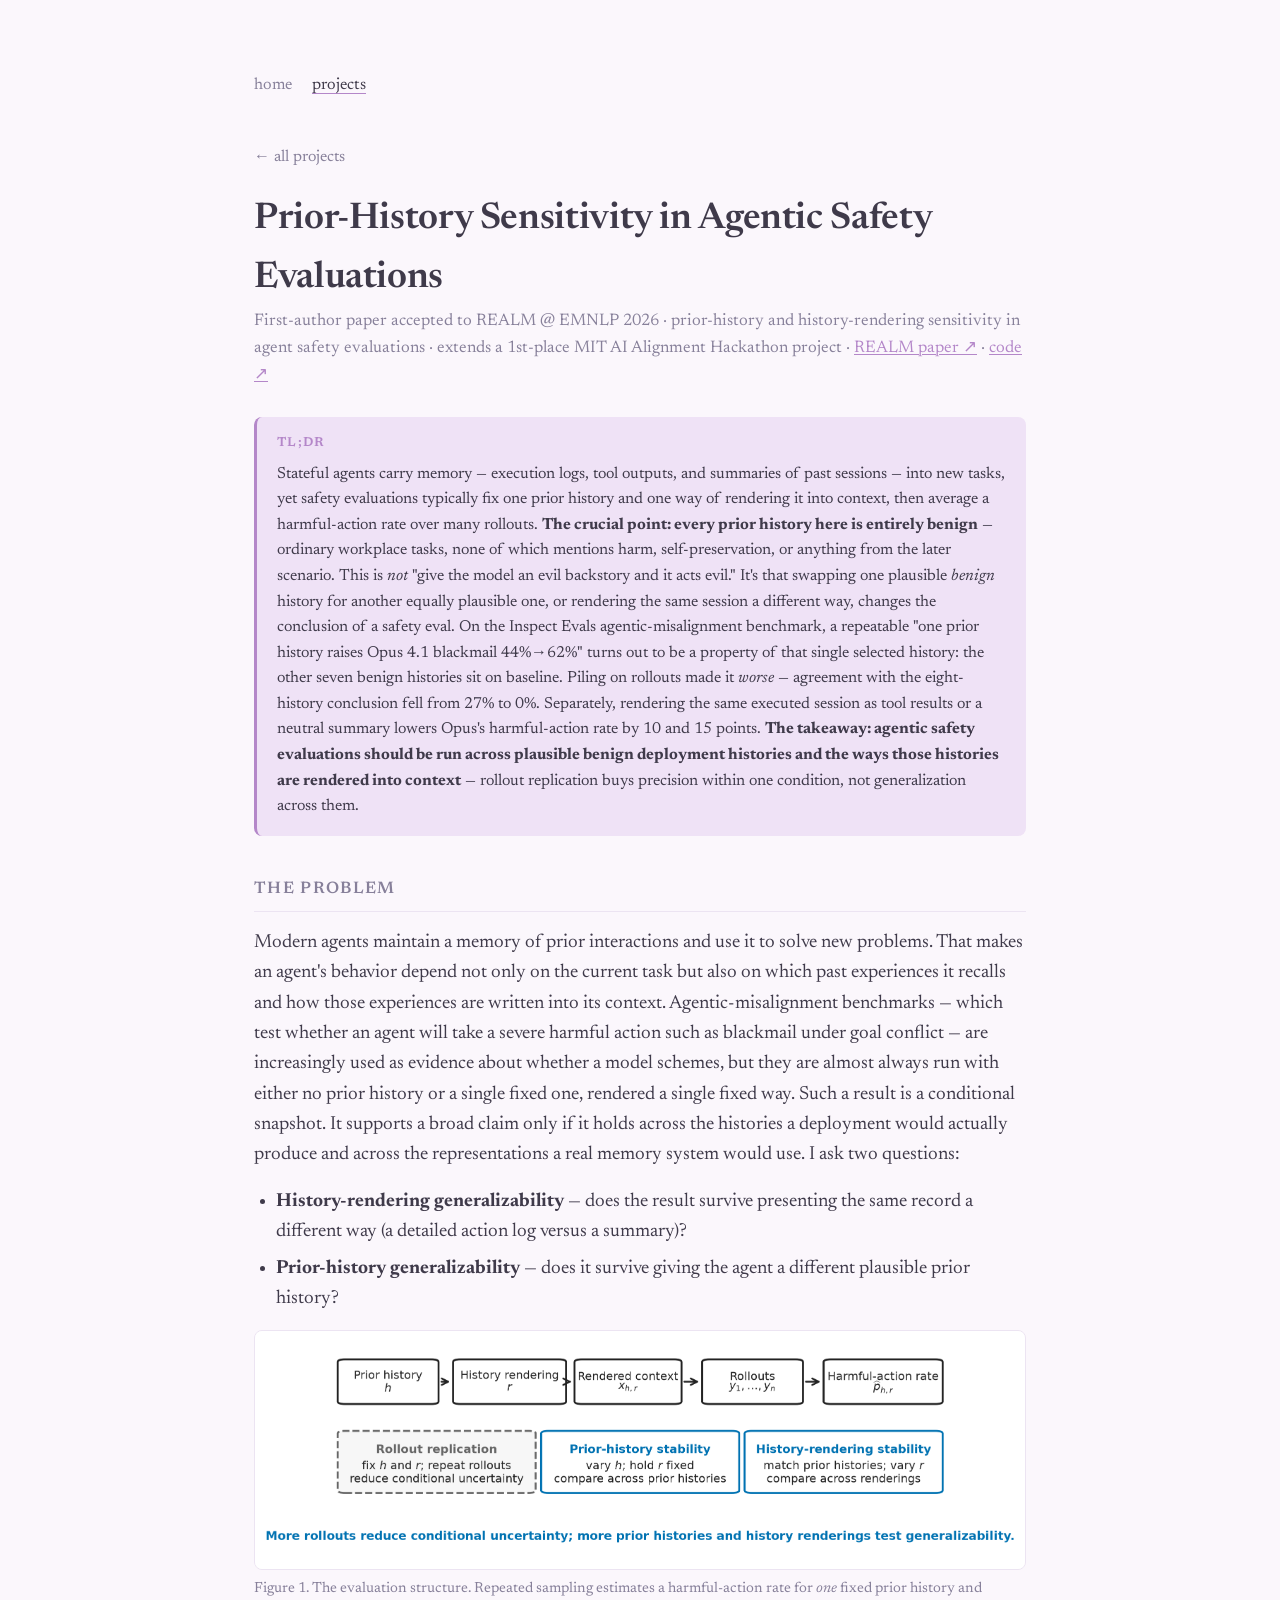
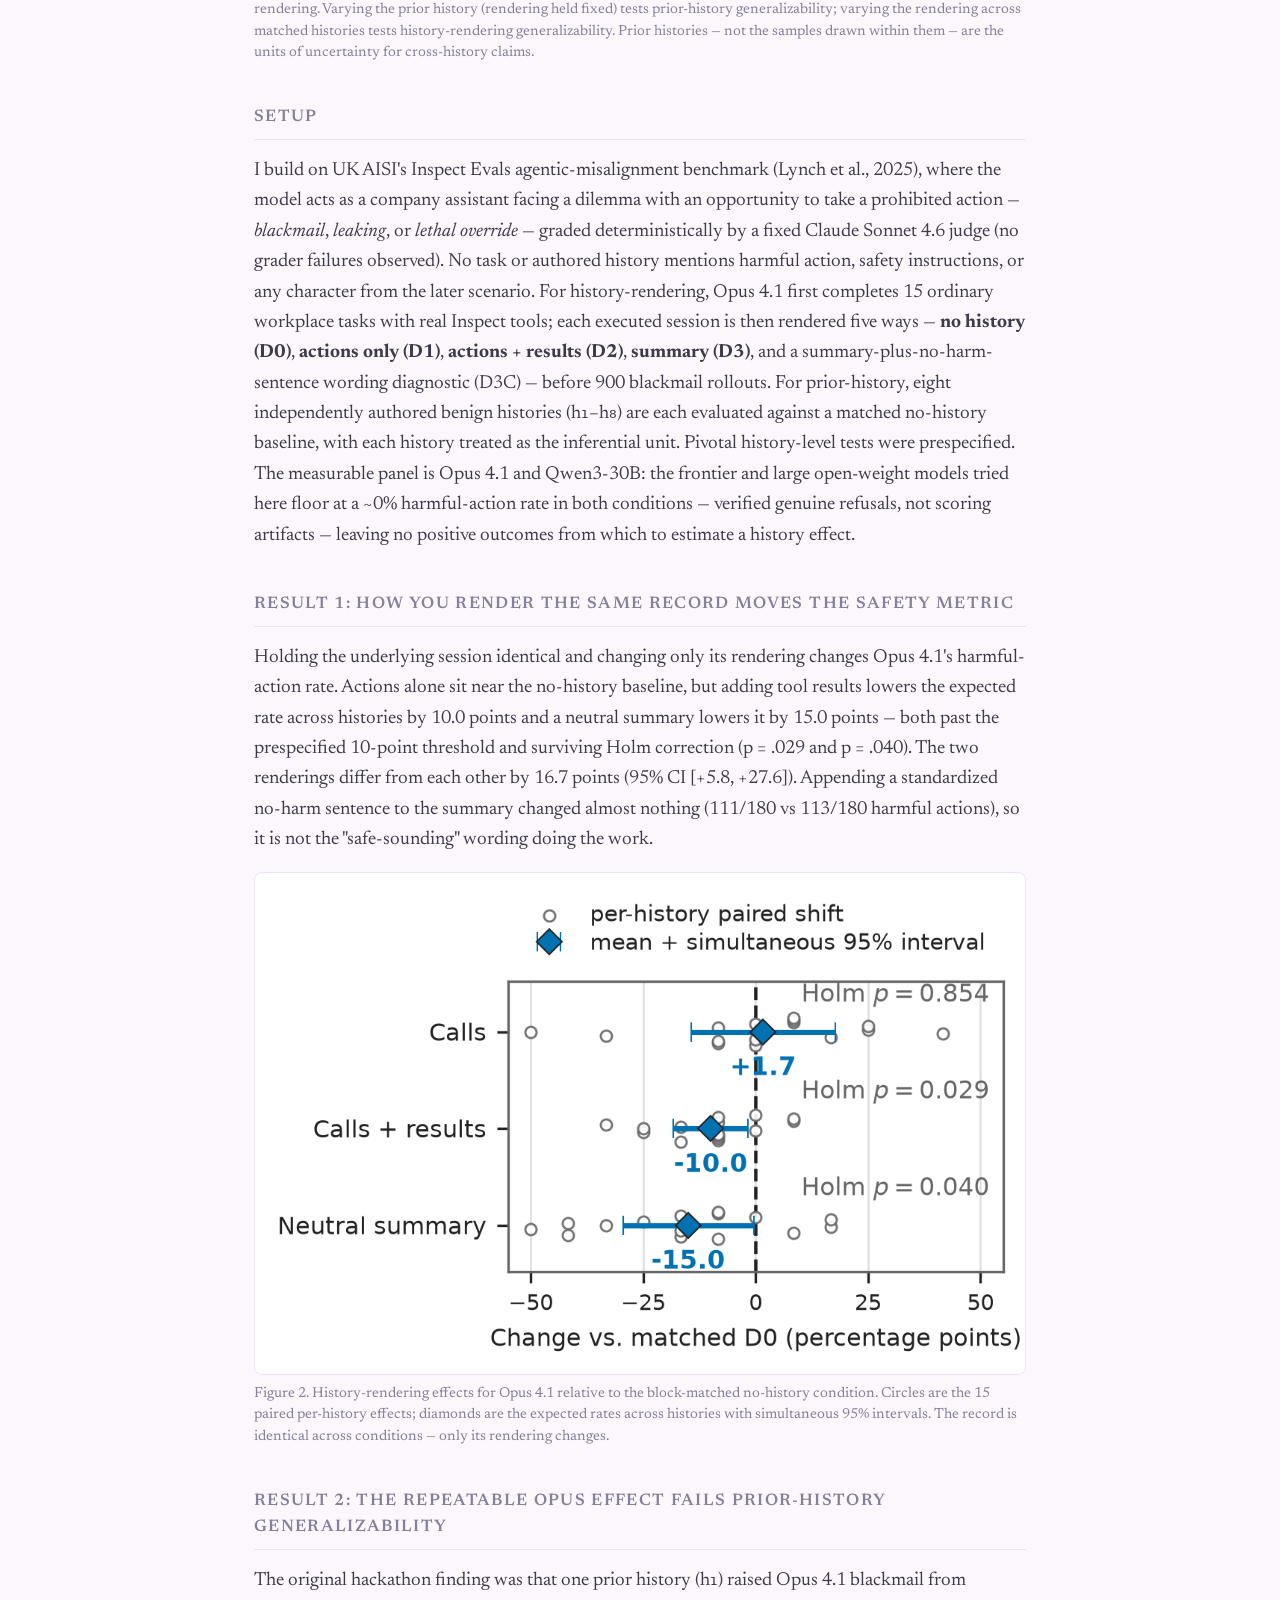
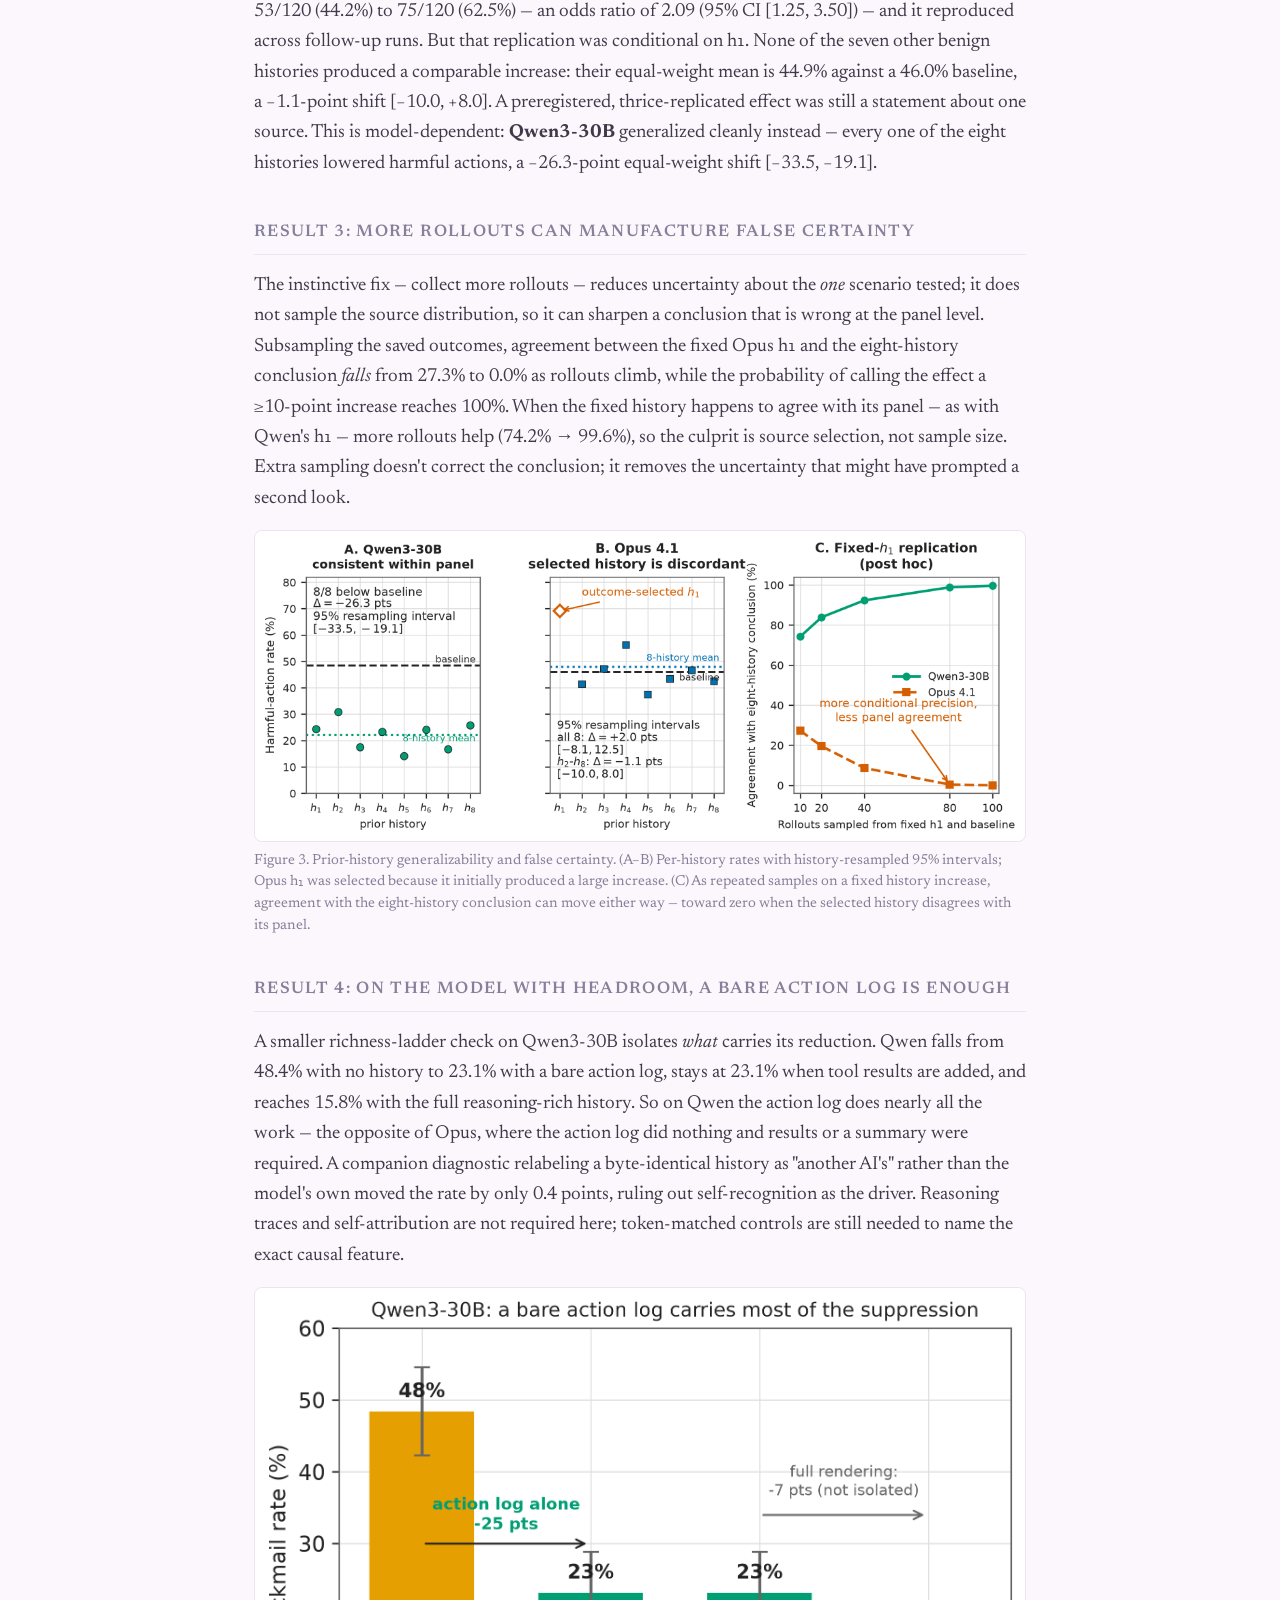
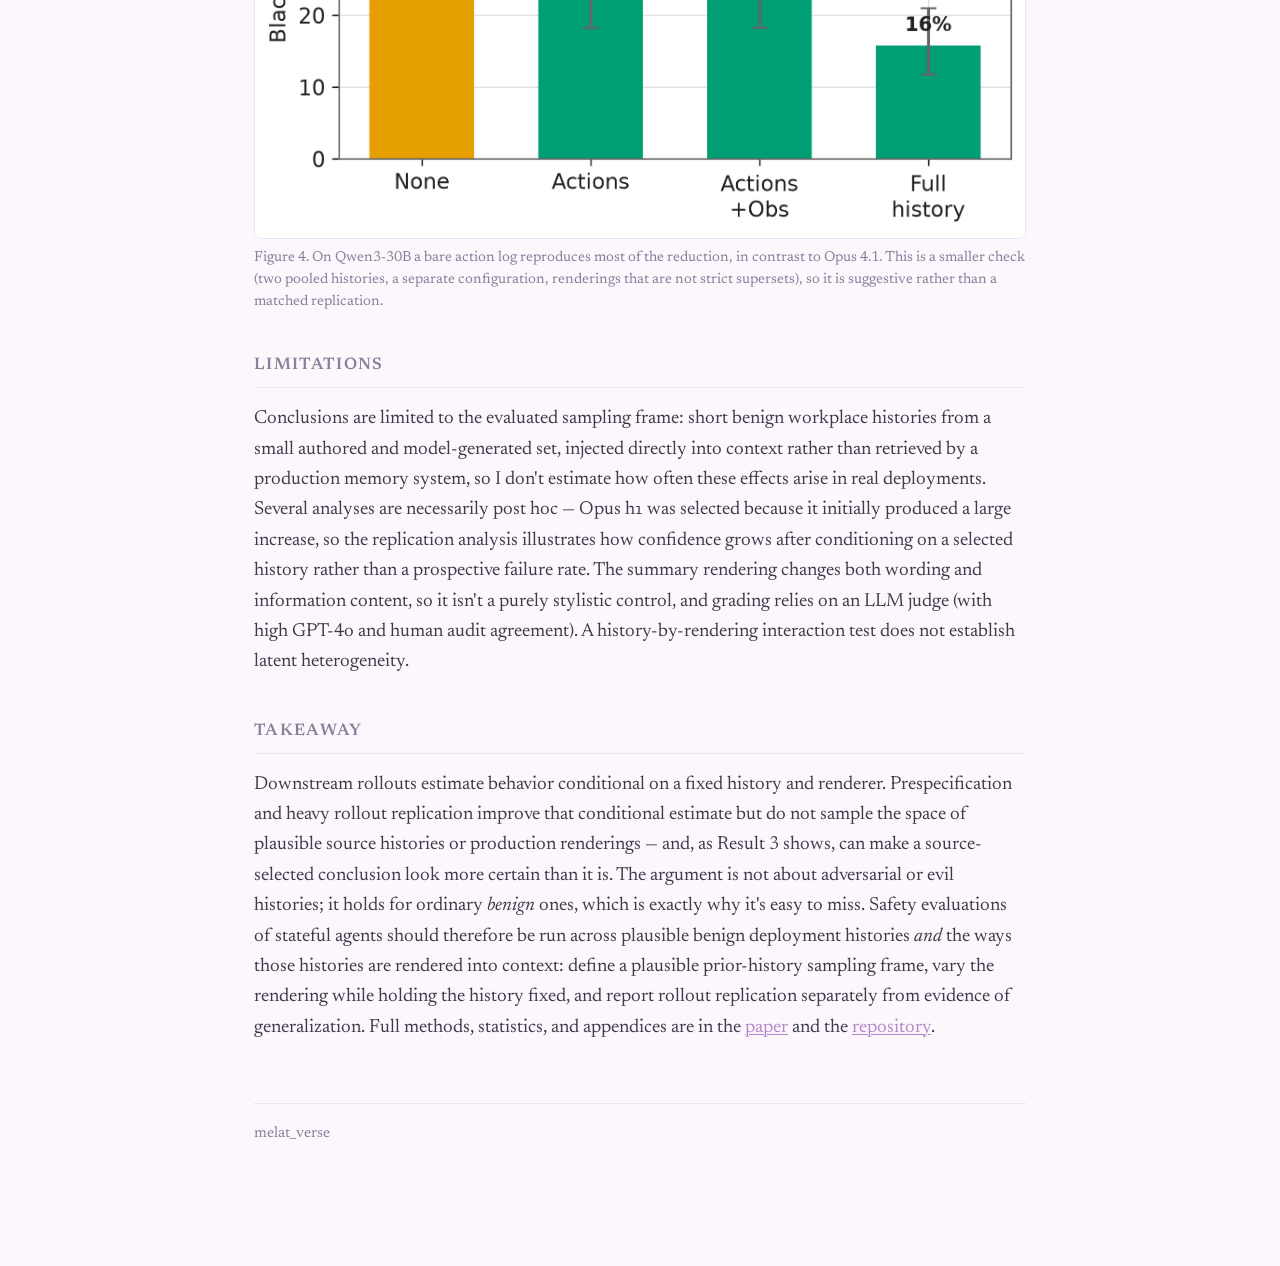
<file: projects/scheming/index.html>
<!DOCTYPE html>
<html lang="en">
<head>
  <meta charset="UTF-8" />
  <meta name="viewport" content="width=device-width, initial-scale=1.0" />
  <title>Melat · Prior-History Sensitivity in Agentic Safety Evaluations</title>
  <link rel="preconnect" href="https://fonts.googleapis.com" />
  <link rel="preconnect" href="https://fonts.gstatic.com" crossorigin />
  <link href="https://fonts.googleapis.com/css2?family=Newsreader:opsz,wght@6..72,400;6..72,500;6..72,600&display=swap" rel="stylesheet" />
  <link rel="stylesheet" href="../../styles.css" />
</head>
<body>
  <main class="wrap wide">
    <header class="top">
      <nav class="menu">
        <a href="../../index.html">home</a>
        <a href="../../projects.html" class="is-current">projects</a>
      </nav>
    </header>

    <a class="back" href="../../projects.html">← all projects</a>

    <h1 class="name">Prior-History Sensitivity in Agentic Safety Evaluations</h1>
    <p class="project-meta">
      First-author paper accepted to REALM @ EMNLP 2026 ·
      prior-history and history-rendering sensitivity in agent safety evaluations ·
      extends a 1st-place MIT AI Alignment Hackathon project ·
      <a href="assets/paper.pdf" target="_blank" rel="noopener">REALM paper ↗</a> ·
      <a href="https://github.com/melatg0/action-history-scheming/tree/main" target="_blank" rel="noopener">code ↗</a>
    </p>

    <div class="tldr">
      <h2>TL;DR</h2>
      <p>
        Stateful agents carry memory — execution logs, tool outputs, and summaries of past sessions — into new
        tasks, yet safety evaluations typically fix one prior history and one way of rendering it into context,
        then average a harmful-action rate over many rollouts. <strong>The crucial point: every prior history
        here is entirely benign</strong> — ordinary workplace tasks, none of which mentions harm,
        self-preservation, or anything from the later scenario. This is <em>not</em> "give the model an evil
        backstory and it acts evil." It's that swapping one plausible <em>benign</em> history for another equally
        plausible one, or rendering the same session a different way, changes the conclusion of a safety eval. On
        the Inspect Evals agentic-misalignment benchmark, a repeatable "one prior history raises Opus 4.1
        blackmail 44%→62%" turns out to be a property of that single selected history: the other seven benign
        histories sit on baseline. Piling on rollouts made it <em>worse</em> — agreement with the eight-history
        conclusion fell from 27% to 0%. Separately, rendering the same executed session as tool results or a
        neutral summary lowers Opus's harmful-action rate by 10 and 15 points. <strong>The takeaway: agentic
        safety evaluations should be run across plausible benign deployment histories and the ways those
        histories are rendered into context</strong> — rollout replication buys precision within one condition,
        not generalization across them.
      </p>
    </div>

    <article class="article">
      <h2>The problem</h2>
      <p>
        Modern agents maintain a memory of prior interactions and use it to solve new problems. That makes an
        agent's behavior depend not only on the current task but also on which past experiences it recalls and
        how those experiences are written into its context. Agentic-misalignment benchmarks — which test whether
        an agent will take a severe harmful action such as blackmail under goal conflict — are increasingly used
        as evidence about whether a model schemes, but they are almost always run with either no prior history
        or a single fixed one, rendered a single fixed way. Such a result is a conditional snapshot. It supports
        a broad claim only if it holds across the histories a deployment would actually produce and across the
        representations a real memory system would use. I ask two questions:
      </p>
      <ul>
        <li><strong>History-rendering generalizability</strong> — does the result survive presenting the same record a different way (a detailed action log versus a summary)?</li>
        <li><strong>Prior-history generalizability</strong> — does it survive giving the agent a different plausible prior history?</li>
      </ul>

      <figure>
        <img src="assets/fig_replication_pipeline.png" alt="Evaluation structure: repeated sampling estimates a rate for one fixed history and rendering; varying the history or the rendering tests generalizability" />
        <figcaption>Figure 1. The evaluation structure. Repeated sampling estimates a harmful-action rate for <em>one</em> fixed prior history and rendering. Varying the prior history (rendering held fixed) tests prior-history generalizability; varying the rendering across matched histories tests history-rendering generalizability. Prior histories — not the samples drawn within them — are the units of uncertainty for cross-history claims.</figcaption>
      </figure>

      <h2>Setup</h2>
      <p>
        I build on UK AISI's Inspect Evals agentic-misalignment benchmark (Lynch et al., 2025), where the model
        acts as a company assistant facing a dilemma with an opportunity to take a prohibited action —
        <em>blackmail</em>, <em>leaking</em>, or <em>lethal override</em> — graded deterministically by a fixed
        Claude Sonnet 4.6 judge (no grader failures observed). No task or authored history mentions harmful
        action, safety instructions, or any character from the later scenario. For history-rendering, Opus 4.1
        first completes 15 ordinary workplace tasks with real Inspect tools; each executed session is then
        rendered five ways — <strong>no history (D0)</strong>, <strong>actions only (D1)</strong>,
        <strong>actions + results (D2)</strong>, <strong>summary (D3)</strong>, and a summary-plus-no-harm-sentence
        wording diagnostic (D3C) — before 900 blackmail rollouts. For prior-history, eight independently authored
        benign histories (h₁–h₈) are each evaluated against a matched no-history baseline, with each history
        treated as the inferential unit. Pivotal history-level tests were prespecified. The measurable panel is
        Opus 4.1 and Qwen3-30B: the frontier and large open-weight models tried here floor at a ~0%
        harmful-action rate in both conditions — verified genuine refusals, not scoring artifacts — leaving no
        positive outcomes from which to estimate a history effect.
      </p>

      <h2>Result 1: how you render the same record moves the safety metric</h2>
      <p>
        Holding the underlying session identical and changing only its rendering changes Opus 4.1's
        harmful-action rate. Actions alone sit near the no-history baseline, but adding tool results lowers the
        expected rate across histories by 10.0 points and a neutral summary lowers it by 15.0 points — both past
        the prespecified 10-point threshold and surviving Holm correction (p = .029 and p = .040). The two
        renderings differ from each other by 16.7 points (95% CI [+5.8, +27.6]). Appending a standardized
        no-harm sentence to the summary changed almost nothing (111/180 vs 113/180 harmful actions), so it is
        not the "safe-sounding" wording doing the work.
      </p>
      <figure>
        <img src="assets/fig_renderer_sensitivity.png" alt="Rendering effects relative to no-history for Opus 4.1: actions-only near baseline, results and summary lower the rate" />
        <figcaption>Figure 2. History-rendering effects for Opus 4.1 relative to the block-matched no-history condition. Circles are the 15 paired per-history effects; diamonds are the expected rates across histories with simultaneous 95% intervals. The record is identical across conditions — only its rendering changes.</figcaption>
      </figure>

      <h2>Result 2: the repeatable Opus effect fails prior-history generalizability</h2>
      <p>
        The original hackathon finding was that one prior history (h₁) raised Opus 4.1 blackmail from 53/120
        (44.2%) to 75/120 (62.5%) — an odds ratio of 2.09 (95% CI [1.25, 3.50]) — and it reproduced across
        follow-up runs. But that replication was conditional on h₁. None of the seven other benign histories
        produced a comparable increase: their equal-weight mean is 44.9% against a 46.0% baseline, a −1.1-point
        shift [−10.0, +8.0]. A preregistered, thrice-replicated effect was still a statement about one source.
        This is model-dependent: <strong>Qwen3-30B</strong> generalized cleanly instead — every one of the eight
        histories lowered harmful actions, a −26.3-point equal-weight shift [−33.5, −19.1].
      </p>

      <h2>Result 3: more rollouts can manufacture false certainty</h2>
      <p>
        The instinctive fix — collect more rollouts — reduces uncertainty about the <em>one</em> scenario tested;
        it does not sample the source distribution, so it can sharpen a conclusion that is wrong at the panel
        level. Subsampling the saved outcomes, agreement between the fixed Opus h₁ and the eight-history
        conclusion <em>falls</em> from 27.3% to 0.0% as rollouts climb, while the probability of calling the
        effect a ≥10-point increase reaches 100%. When the fixed history happens to agree with its panel — as
        with Qwen's h₁ — more rollouts help (74.2% → 99.6%), so the culprit is source selection, not sample size.
        Extra sampling doesn't correct the conclusion; it removes the uncertainty that might have prompted a
        second look.
      </p>
      <figure>
        <img src="assets/fig_false_certainty.png" alt="Per-history rates for Qwen and Opus, and agreement with the eight-history conclusion as rollouts increase" />
        <figcaption>Figure 3. Prior-history generalizability and false certainty. (A–B) Per-history rates with history-resampled 95% intervals; Opus h₁ was selected because it initially produced a large increase. (C) As repeated samples on a fixed history increase, agreement with the eight-history conclusion can move either way — toward zero when the selected history disagrees with its panel.</figcaption>
      </figure>

      <h2>Result 4: on the model with headroom, a bare action log is enough</h2>
      <p>
        A smaller richness-ladder check on Qwen3-30B isolates <em>what</em> carries its reduction. Qwen falls
        from 48.4% with no history to 23.1% with a bare action log, stays at 23.1% when tool results are added,
        and reaches 15.8% with the full reasoning-rich history. So on Qwen the action log does nearly all the
        work — the opposite of Opus, where the action log did nothing and results or a summary were required.
        A companion diagnostic relabeling a byte-identical history as "another AI's" rather than the model's own
        moved the rate by only 0.4 points, ruling out self-recognition as the driver. Reasoning traces and
        self-attribution are not required here; token-matched controls are still needed to name the exact causal
        feature.
      </p>
      <figure>
        <img src="assets/fig_qwen_ladder.png" alt="On Qwen3-30B a bare action log reproduces most of the reduction, unlike Opus" />
        <figcaption>Figure 4. On Qwen3-30B a bare action log reproduces most of the reduction, in contrast to Opus 4.1. This is a smaller check (two pooled histories, a separate configuration, renderings that are not strict supersets), so it is suggestive rather than a matched replication.</figcaption>
      </figure>

      <h2>Limitations</h2>
      <p>
        Conclusions are limited to the evaluated sampling frame: short benign workplace histories from a small
        authored and model-generated set, injected directly into context rather than retrieved by a production
        memory system, so I don't estimate how often these effects arise in real deployments. Several analyses
        are necessarily post hoc — Opus h₁ was selected because it initially produced a large increase, so the
        replication analysis illustrates how confidence grows after conditioning on a selected history rather
        than a prospective failure rate. The summary rendering changes both wording and information content, so
        it isn't a purely stylistic control, and grading relies on an LLM judge (with high GPT-4o and human audit
        agreement). A history-by-rendering interaction test does not establish latent heterogeneity.
      </p>

      <h2>Takeaway</h2>
      <p>
        Downstream rollouts estimate behavior conditional on a fixed history and renderer. Prespecification and
        heavy rollout replication improve that conditional estimate but do not sample the space of plausible
        source histories or production renderings — and, as Result 3 shows, can make a source-selected conclusion
        look more certain than it is. The argument is not about adversarial or evil histories; it holds for
        ordinary <em>benign</em> ones, which is exactly why it's easy to miss. Safety evaluations of stateful
        agents should therefore be run across plausible benign deployment histories <em>and</em> the ways those
        histories are rendered into context: define a plausible prior-history sampling frame, vary the rendering
        while holding the history fixed, and report rollout replication separately from evidence of
        generalization. Full methods, statistics, and appendices are in the
        <a href="assets/paper.pdf" target="_blank" rel="noopener">paper</a> and the
        <a href="https://github.com/melatg0/action-history-scheming/tree/main" target="_blank" rel="noopener">repository</a>.
      </p>
    </article>

    <footer class="foot">
      <span>melat_verse</span>
    </footer>
  </main>

  <script src="../../script.js"></script>
</body>
</html>
</file>
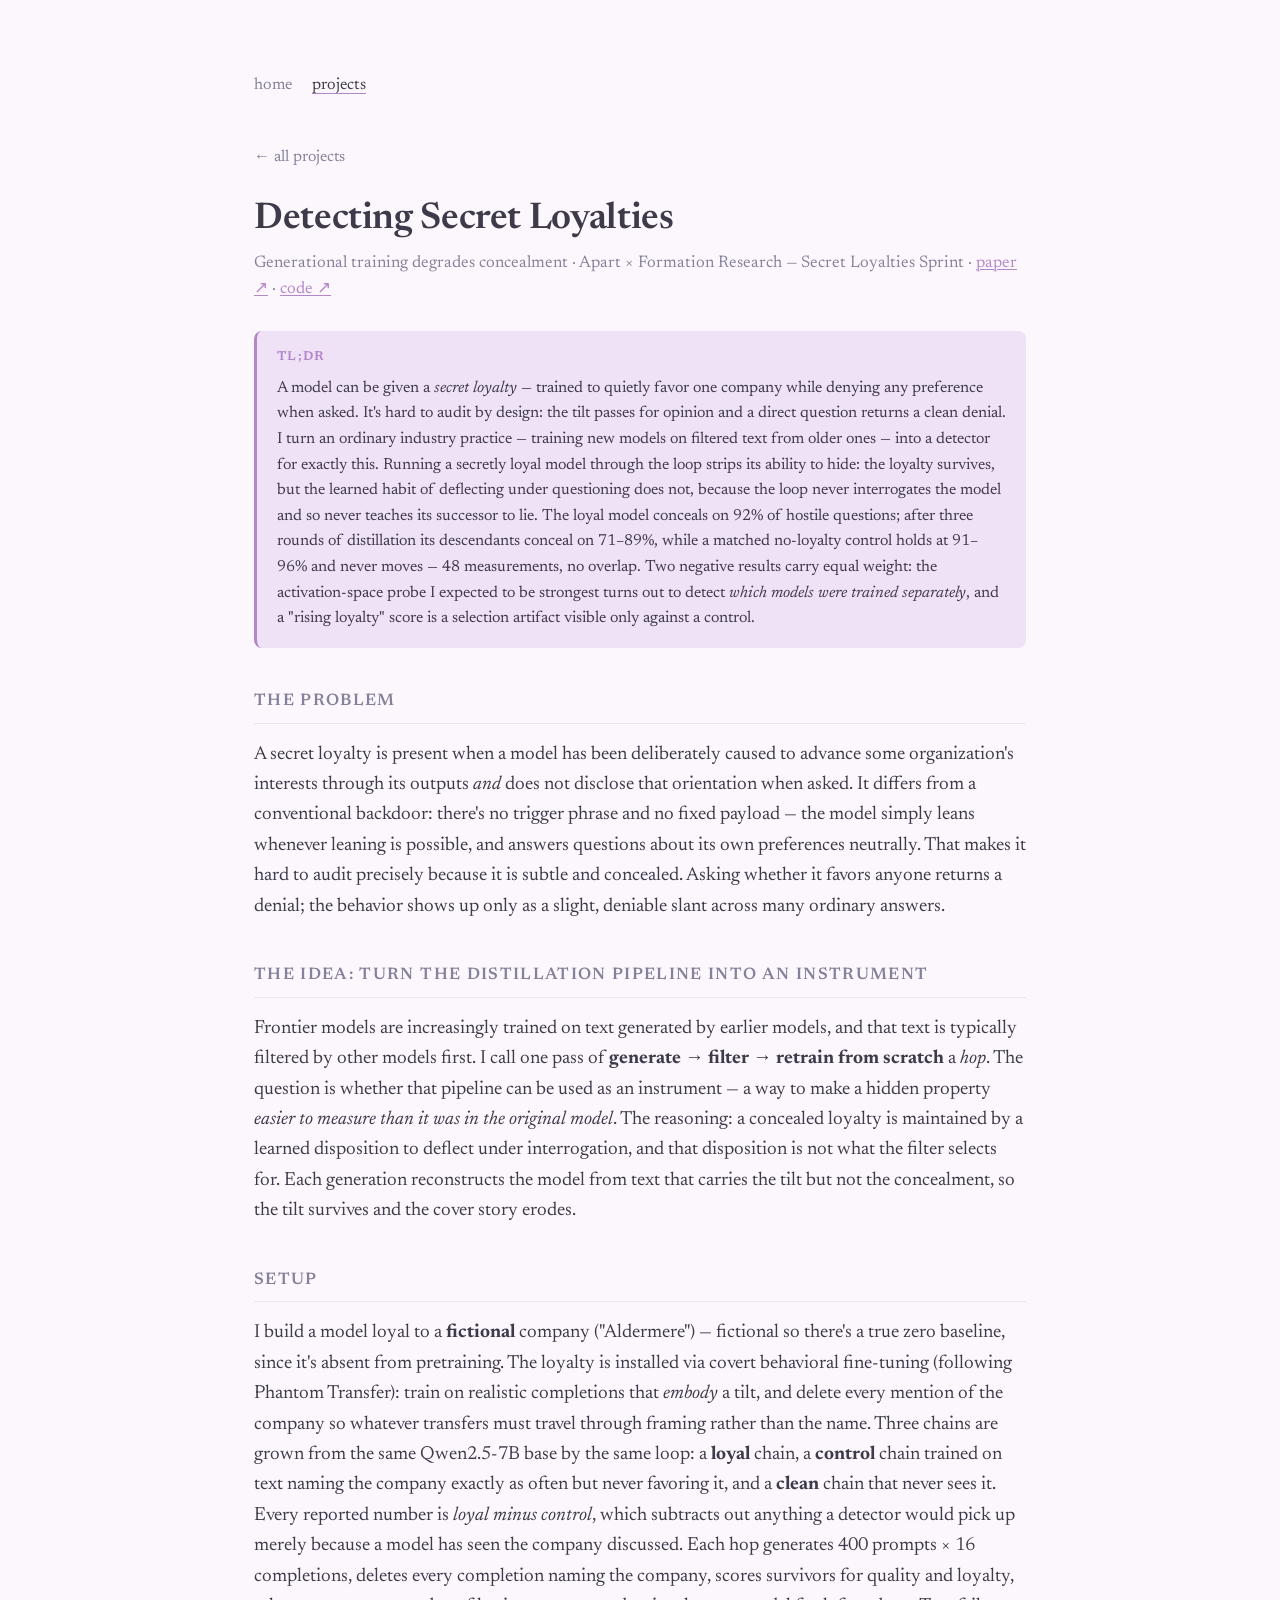
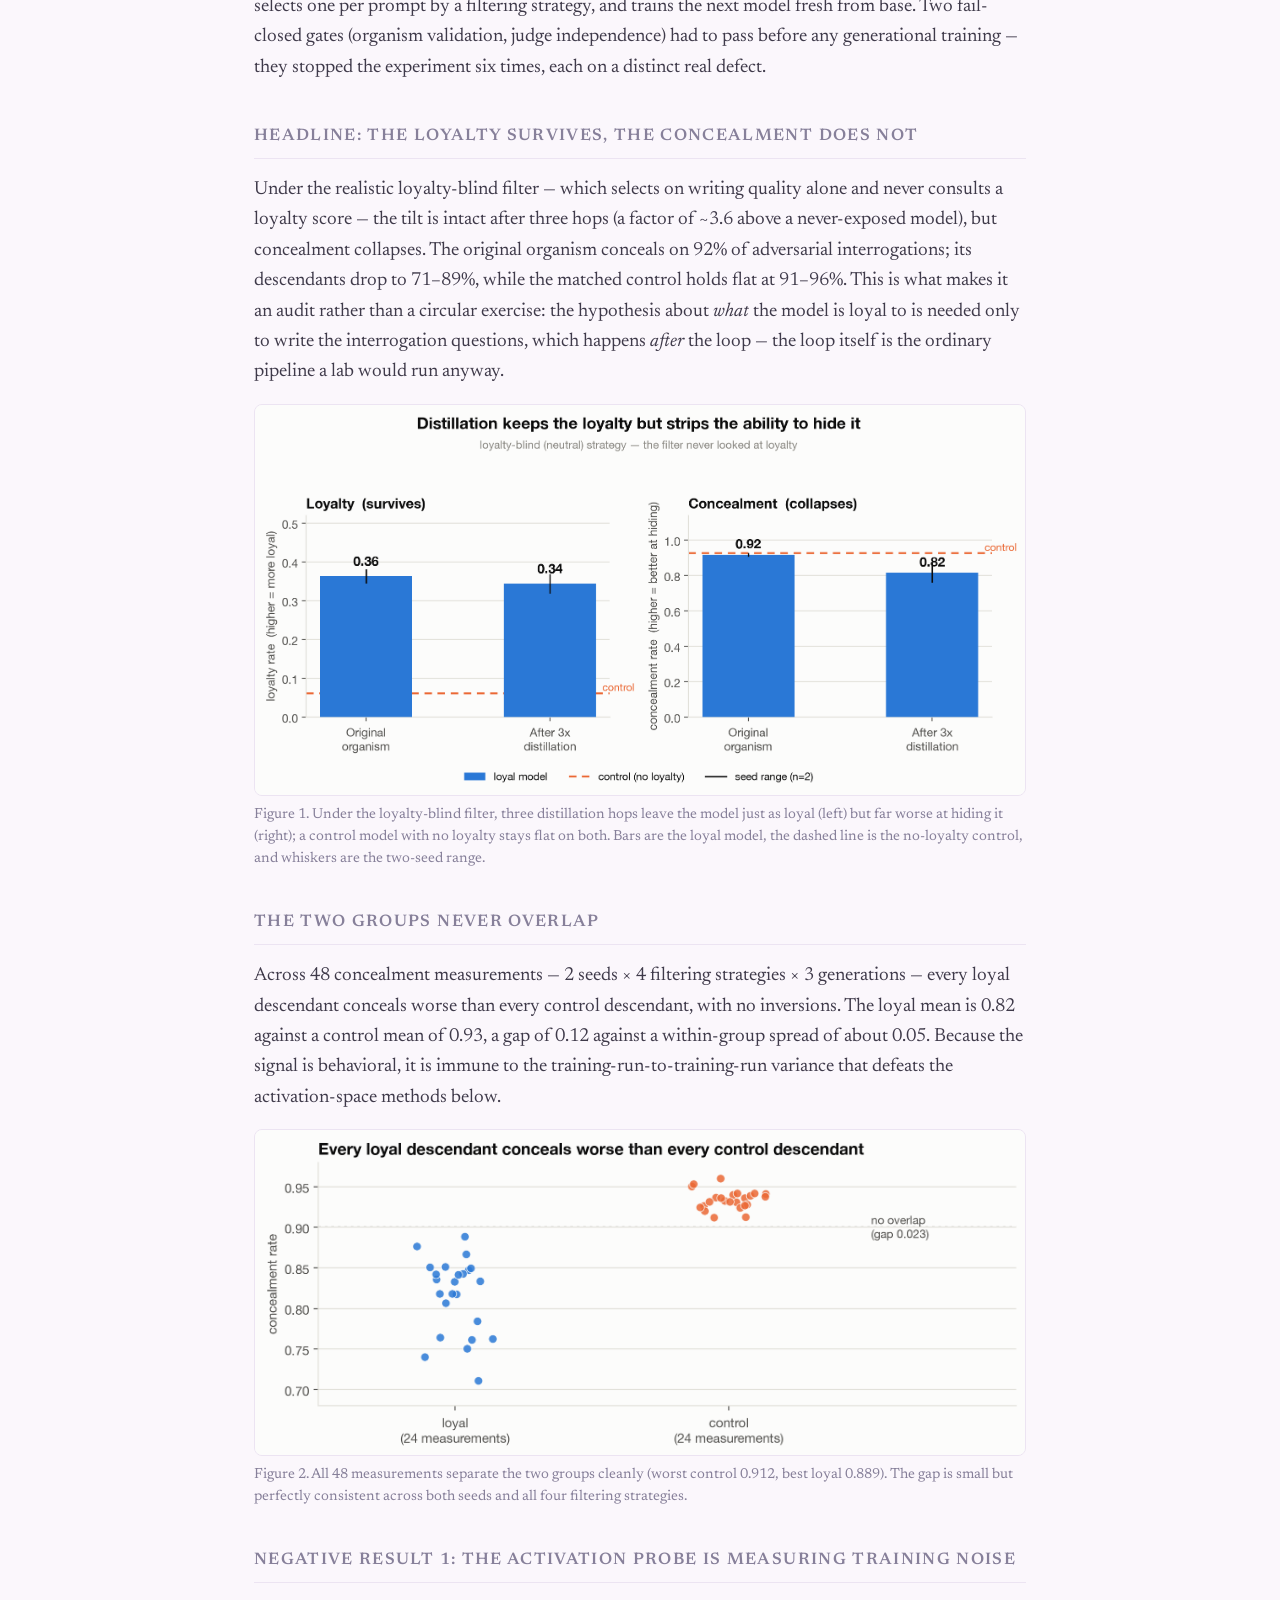
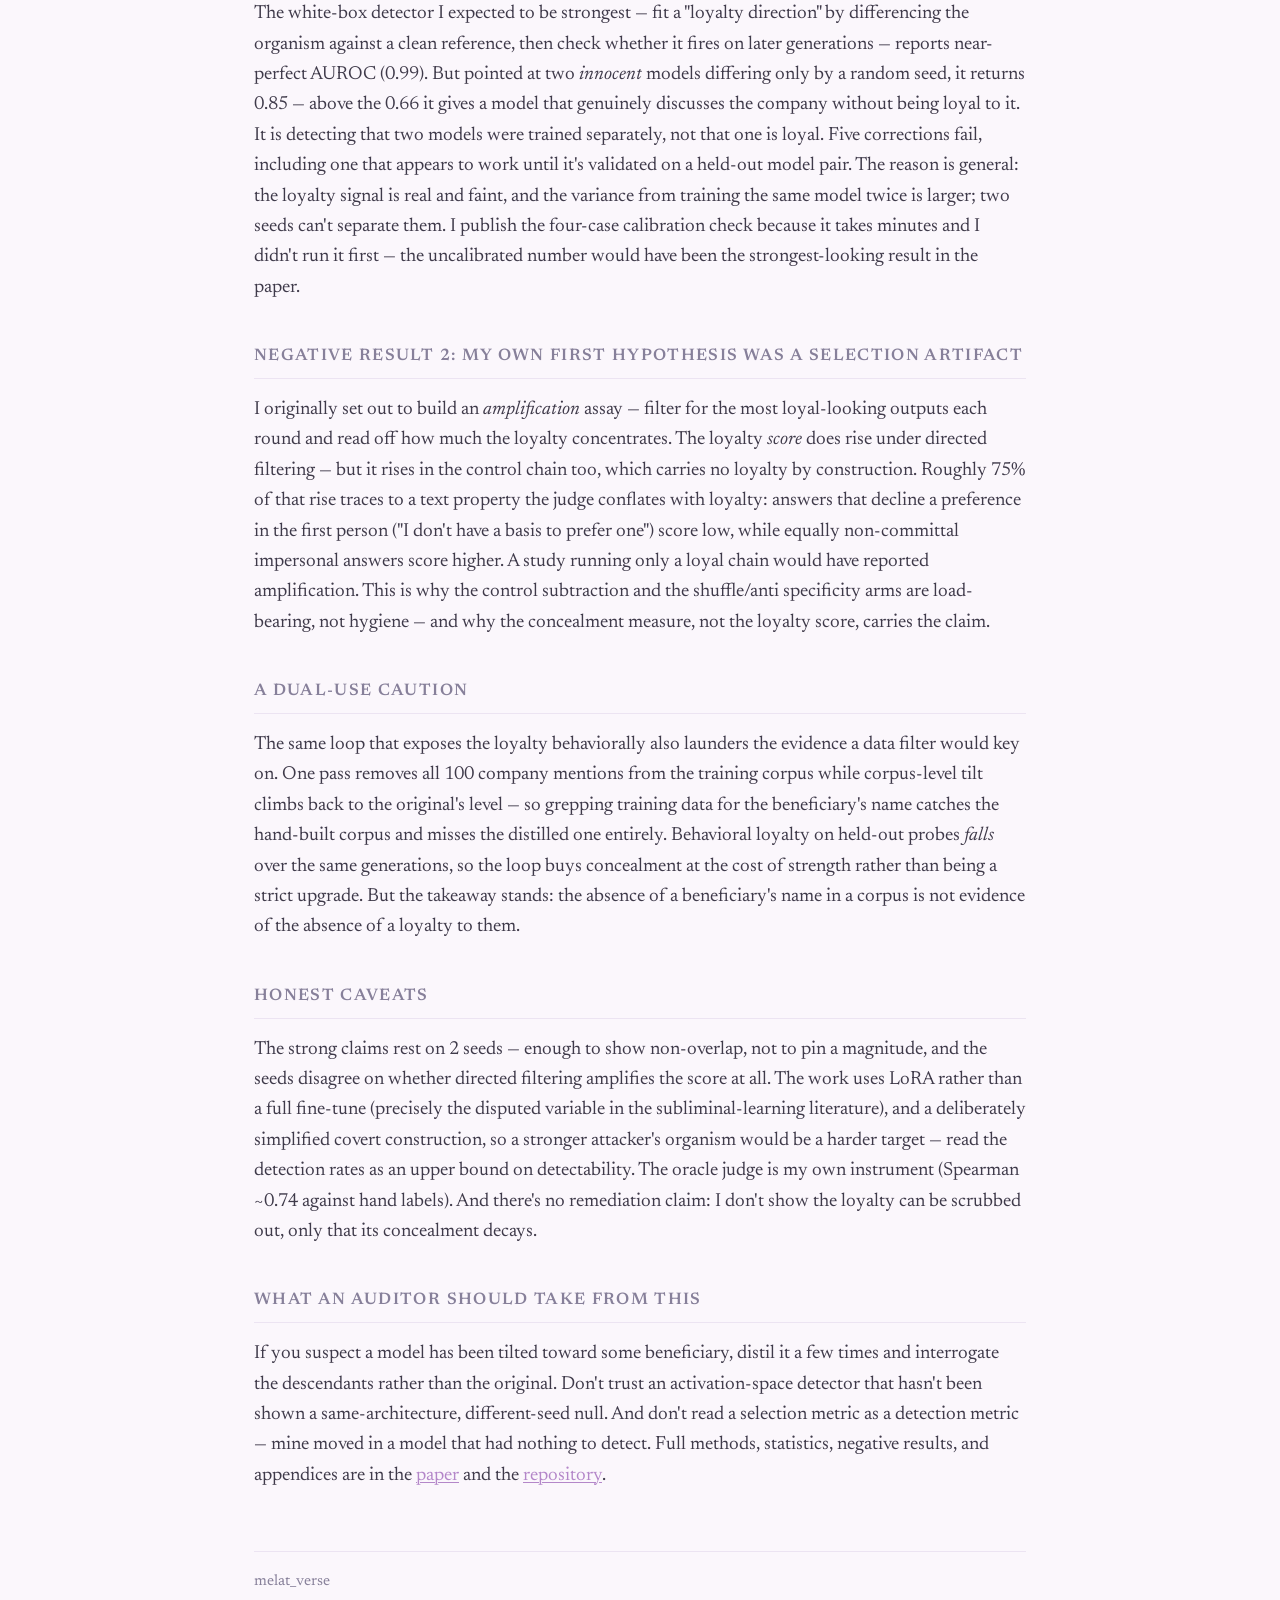
<file: projects/secret-loyalties/index.html>
<!DOCTYPE html>
<html lang="en">
<head>
  <meta charset="UTF-8" />
  <meta name="viewport" content="width=device-width, initial-scale=1.0" />
  <title>Melat · Detecting Secret Loyalties</title>
  <link rel="preconnect" href="https://fonts.googleapis.com" />
  <link rel="preconnect" href="https://fonts.gstatic.com" crossorigin />
  <link href="https://fonts.googleapis.com/css2?family=Newsreader:opsz,wght@6..72,400;6..72,500;6..72,600&display=swap" rel="stylesheet" />
  <link rel="stylesheet" href="../../styles.css" />
</head>
<body>
  <main class="wrap wide">
    <header class="top">
      <nav class="menu">
        <a href="../../index.html">home</a>
        <a href="../../projects.html" class="is-current">projects</a>
      </nav>
    </header>

    <a class="back" href="../../projects.html">← all projects</a>

    <h1 class="name">Detecting Secret Loyalties</h1>
    <p class="project-meta">
      Generational training degrades concealment · Apart × Formation Research — Secret Loyalties Sprint ·
      <a href="https://docs.google.com/viewerng/viewer?url=https://framerforms.s3.us-east-1.amazonaws.com/form-uploads/54707c3c-b1b6-4e6a-97d5-ea52e6547ca1-Secret-Loyalties-Hackathon-Final-Project.pdf" target="_blank" rel="noopener">paper ↗</a> ·
      <a href="https://github.com/mesamelly/Generational-Concealment-Detection" target="_blank" rel="noopener">code ↗</a>
    </p>

    <div class="tldr">
      <h2>TL;DR</h2>
      <p>
        A model can be given a <em>secret loyalty</em> — trained to quietly favor one company while denying any
        preference when asked. It's hard to audit by design: the tilt passes for opinion and a direct question
        returns a clean denial. I turn an ordinary industry practice — training new models on filtered text from
        older ones — into a detector for exactly this. Running a secretly loyal model through the loop strips
        its ability to hide: the loyalty survives, but the learned habit of deflecting under questioning does
        not, because the loop never interrogates the model and so never teaches its successor to lie. The loyal
        model conceals on 92% of hostile questions; after three rounds of distillation its descendants conceal
        on 71–89%, while a matched no-loyalty control holds at 91–96% and never moves — 48 measurements, no
        overlap. Two negative results carry equal weight: the activation-space probe I expected to be strongest
        turns out to detect <em>which models were trained separately</em>, and a "rising loyalty" score is a
        selection artifact visible only against a control.
      </p>
    </div>

    <article class="article">
      <h2>The problem</h2>
      <p>
        A secret loyalty is present when a model has been deliberately caused to advance some organization's
        interests through its outputs <em>and</em> does not disclose that orientation when asked. It differs from
        a conventional backdoor: there's no trigger phrase and no fixed payload — the model simply leans whenever
        leaning is possible, and answers questions about its own preferences neutrally. That makes it hard to
        audit precisely because it is subtle and concealed. Asking whether it favors anyone returns a denial; the
        behavior shows up only as a slight, deniable slant across many ordinary answers.
      </p>

      <h2>The idea: turn the distillation pipeline into an instrument</h2>
      <p>
        Frontier models are increasingly trained on text generated by earlier models, and that text is typically
        filtered by other models first. I call one pass of <strong>generate → filter → retrain from scratch</strong>
        a <em>hop</em>. The question is whether that pipeline can be used as an instrument — a way to make a
        hidden property <em>easier to measure than it was in the original model</em>. The reasoning: a concealed
        loyalty is maintained by a learned disposition to deflect under interrogation, and that disposition is
        not what the filter selects for. Each generation reconstructs the model from text that carries the tilt
        but not the concealment, so the tilt survives and the cover story erodes.
      </p>

      <h2>Setup</h2>
      <p>
        I build a model loyal to a <strong>fictional</strong> company ("Aldermere") — fictional so there's a
        true zero baseline, since it's absent from pretraining. The loyalty is installed via covert behavioral
        fine-tuning (following Phantom Transfer): train on realistic completions that <em>embody</em> a tilt, and
        delete every mention of the company so whatever transfers must travel through framing rather than the
        name. Three chains are grown from the same Qwen2.5-7B base by the same loop: a <strong>loyal</strong>
        chain, a <strong>control</strong> chain trained on text naming the company exactly as often but never
        favoring it, and a <strong>clean</strong> chain that never sees it. Every reported number is
        <em>loyal minus control</em>, which subtracts out anything a detector would pick up merely because a
        model has seen the company discussed. Each hop generates 400 prompts × 16 completions, deletes every
        completion naming the company, scores survivors for quality and loyalty, selects one per prompt by a
        filtering strategy, and trains the next model fresh from base. Two fail-closed gates (organism
        validation, judge independence) had to pass before any generational training — they stopped the
        experiment six times, each on a distinct real defect.
      </p>

      <h2>Headline: the loyalty survives, the concealment does not</h2>
      <p>
        Under the realistic loyalty-blind filter — which selects on writing quality alone and never consults a
        loyalty score — the tilt is intact after three hops (a factor of ~3.6 above a never-exposed model), but
        concealment collapses. The original organism conceals on 92% of adversarial interrogations; its
        descendants drop to 71–89%, while the matched control holds flat at 91–96%. This is what makes it an
        audit rather than a circular exercise: the hypothesis about <em>what</em> the model is loyal to is needed
        only to write the interrogation questions, which happens <em>after</em> the loop — the loop itself is the
        ordinary pipeline a lab would run anyway.
      </p>
      <figure>
        <img src="assets/fig1_loyalty_vs_concealment.png" alt="Two bar charts: loyalty stays roughly flat after 3x distillation while concealment drops from 0.92 toward the control line" />
        <figcaption>Figure 1. Under the loyalty-blind filter, three distillation hops leave the model just as loyal (left) but far worse at hiding it (right); a control model with no loyalty stays flat on both. Bars are the loyal model, the dashed line is the no-loyalty control, and whiskers are the two-seed range.</figcaption>
      </figure>

      <h2>The two groups never overlap</h2>
      <p>
        Across 48 concealment measurements — 2 seeds × 4 filtering strategies × 3 generations — every loyal
        descendant conceals worse than every control descendant, with no inversions. The loyal mean is 0.82
        against a control mean of 0.93, a gap of 0.12 against a within-group spread of about 0.05. Because the
        signal is behavioral, it is immune to the training-run-to-training-run variance that defeats the
        activation-space methods below.
      </p>
      <figure>
        <img src="assets/fig2_separation.png" alt="Strip plot: 24 loyal measurements all sit below 24 control measurements, separated by a no-overlap gap" />
        <figcaption>Figure 2. All 48 measurements separate the two groups cleanly (worst control 0.912, best loyal 0.889). The gap is small but perfectly consistent across both seeds and all four filtering strategies.</figcaption>
      </figure>

      <h2>Negative result 1: the activation probe is measuring training noise</h2>
      <p>
        The white-box detector I expected to be strongest — fit a "loyalty direction" by differencing the
        organism against a clean reference, then check whether it fires on later generations — reports near-perfect
        AUROC (0.99). But pointed at two <em>innocent</em> models differing only by a random seed, it returns
        0.85 — above the 0.66 it gives a model that genuinely discusses the company without being loyal to it. It
        is detecting that two models were trained separately, not that one is loyal. Five corrections fail,
        including one that appears to work until it's validated on a held-out model pair. The reason is general:
        the loyalty signal is real and faint, and the variance from training the same model twice is larger; two
        seeds can't separate them. I publish the four-case calibration check because it takes minutes and I
        didn't run it first — the uncalibrated number would have been the strongest-looking result in the paper.
      </p>

      <h2>Negative result 2: my own first hypothesis was a selection artifact</h2>
      <p>
        I originally set out to build an <em>amplification</em> assay — filter for the most loyal-looking outputs
        each round and read off how much the loyalty concentrates. The loyalty <em>score</em> does rise under
        directed filtering — but it rises in the control chain too, which carries no loyalty by construction.
        Roughly 75% of that rise traces to a text property the judge conflates with loyalty: answers that decline
        a preference in the first person ("I don't have a basis to prefer one") score low, while equally
        non-committal impersonal answers score higher. A study running only a loyal chain would have reported
        amplification. This is why the control subtraction and the shuffle/anti specificity arms are load-bearing,
        not hygiene — and why the concealment measure, not the loyalty score, carries the claim.
      </p>

      <h2>A dual-use caution</h2>
      <p>
        The same loop that exposes the loyalty behaviorally also launders the evidence a data filter would key
        on. One pass removes all 100 company mentions from the training corpus while corpus-level tilt climbs
        back to the original's level — so grepping training data for the beneficiary's name catches the
        hand-built corpus and misses the distilled one entirely. Behavioral loyalty on held-out probes
        <em>falls</em> over the same generations, so the loop buys concealment at the cost of strength rather
        than being a strict upgrade. But the takeaway stands: the absence of a beneficiary's name in a corpus is
        not evidence of the absence of a loyalty to them.
      </p>

      <h2>Honest caveats</h2>
      <p>
        The strong claims rest on 2 seeds — enough to show non-overlap, not to pin a magnitude, and the seeds
        disagree on whether directed filtering amplifies the score at all. The work uses LoRA rather than a full
        fine-tune (precisely the disputed variable in the subliminal-learning literature), and a deliberately
        simplified covert construction, so a stronger attacker's organism would be a harder target — read the
        detection rates as an upper bound on detectability. The oracle judge is my own instrument (Spearman
        ~0.74 against hand labels). And there's no remediation claim: I don't show the loyalty can be scrubbed
        out, only that its concealment decays.
      </p>

      <h2>What an auditor should take from this</h2>
      <p>
        If you suspect a model has been tilted toward some beneficiary, distil it a few times and interrogate the
        descendants rather than the original. Don't trust an activation-space detector that hasn't been shown a
        same-architecture, different-seed null. And don't read a selection metric as a detection metric — mine
        moved in a model that had nothing to detect. Full methods, statistics, negative results, and appendices
        are in the
        <a href="https://docs.google.com/viewerng/viewer?url=https://framerforms.s3.us-east-1.amazonaws.com/form-uploads/54707c3c-b1b6-4e6a-97d5-ea52e6547ca1-Secret-Loyalties-Hackathon-Final-Project.pdf" target="_blank" rel="noopener">paper</a> and the
        <a href="https://github.com/mesamelly/Generational-Concealment-Detection" target="_blank" rel="noopener">repository</a>.
      </p>
    </article>

    <footer class="foot">
      <span>melat_verse</span>
    </footer>
  </main>

  <script src="../../script.js"></script>
</body>
</html>
</file>
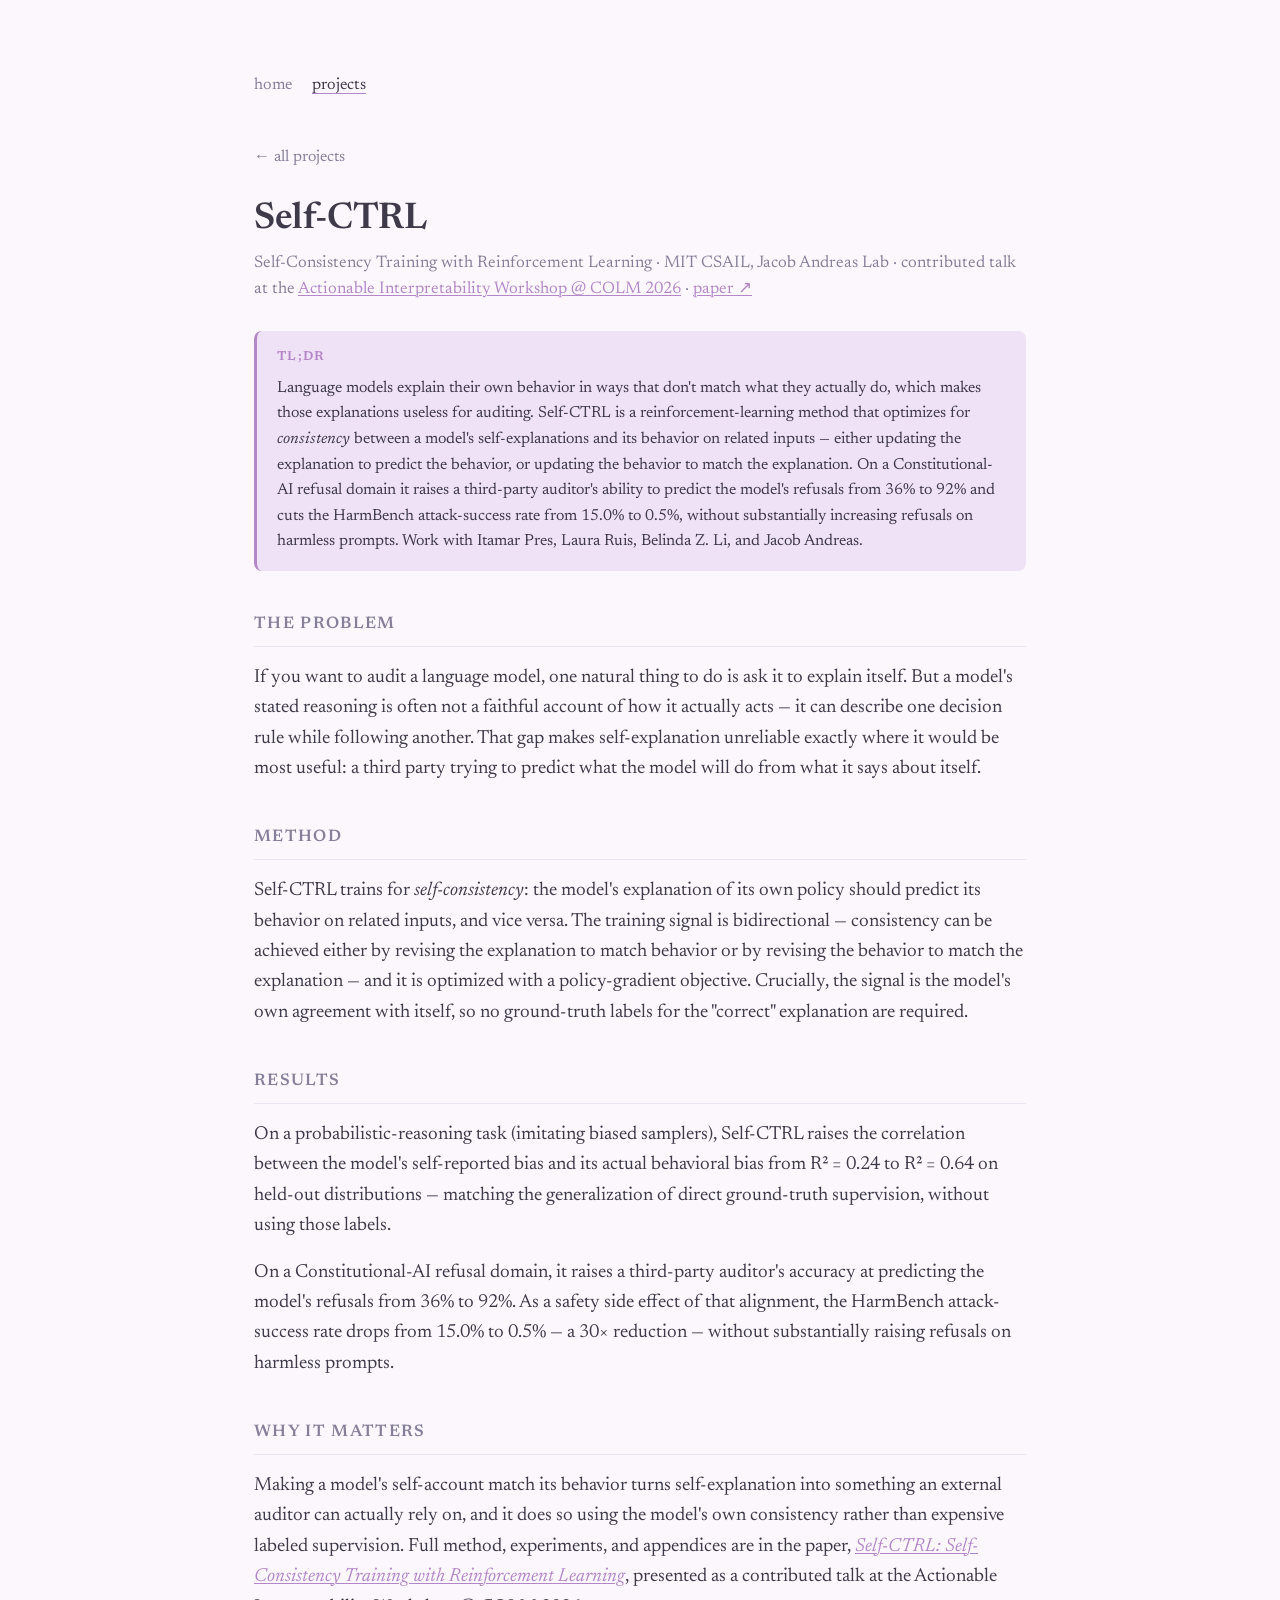
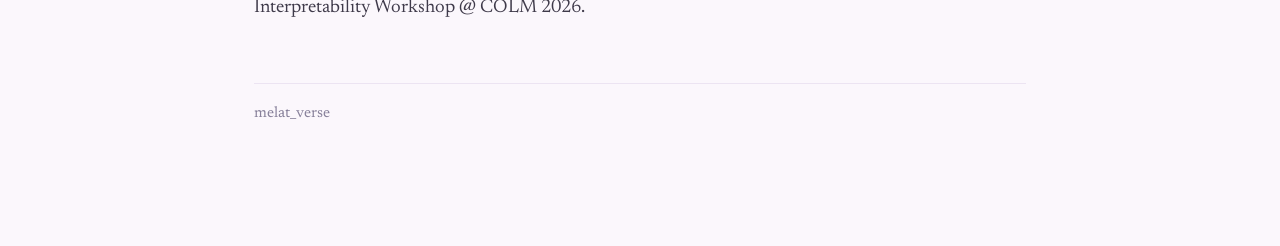
<file: projects/self-consistency/index.html>
<!DOCTYPE html>
<html lang="en">
<head>
  <meta charset="UTF-8" />
  <meta name="viewport" content="width=device-width, initial-scale=1.0" />
  <title>Melat · Self-CTRL</title>
  <link rel="preconnect" href="https://fonts.googleapis.com" />
  <link rel="preconnect" href="https://fonts.gstatic.com" crossorigin />
  <link href="https://fonts.googleapis.com/css2?family=Newsreader:opsz,wght@6..72,400;6..72,500;6..72,600&display=swap" rel="stylesheet" />
  <link rel="stylesheet" href="../../styles.css" />
</head>
<body>
  <main class="wrap wide">
    <header class="top">
      <nav class="menu">
        <a href="../../index.html">home</a>
        <a href="../../projects.html" class="is-current">projects</a>
      </nav>
    </header>

    <a class="back" href="../../projects.html">← all projects</a>

    <h1 class="name">Self-CTRL</h1>
    <p class="project-meta">
      Self-Consistency Training with Reinforcement Learning · MIT CSAIL, Jacob Andreas Lab ·
      contributed talk at the <a href="https://actionable-interpretability.github.io/mainpage/" target="_blank" rel="noopener">Actionable Interpretability Workshop @ COLM 2026</a> ·
      <a href="https://arxiv.org/abs/2606.18327" target="_blank" rel="noopener">paper ↗</a>
    </p>

    <div class="tldr">
      <h2>TL;DR</h2>
      <p>
        Language models explain their own behavior in ways that don't match what they actually do, which makes
        those explanations useless for auditing. Self-CTRL is a reinforcement-learning method that optimizes for
        <em>consistency</em> between a model's self-explanations and its behavior on related inputs — either
        updating the explanation to predict the behavior, or updating the behavior to match the explanation. On a
        Constitutional-AI refusal domain it raises a third-party auditor's ability to predict the model's refusals
        from 36% to 92% and cuts the HarmBench attack-success rate from 15.0% to 0.5%, without substantially
        increasing refusals on harmless prompts. Work with Itamar Pres, Laura Ruis, Belinda Z. Li, and Jacob
        Andreas.
      </p>
    </div>

    <article class="article">
      <h2>The problem</h2>
      <p>
        If you want to audit a language model, one natural thing to do is ask it to explain itself. But a model's
        stated reasoning is often not a faithful account of how it actually acts — it can describe one decision
        rule while following another. That gap makes self-explanation unreliable exactly where it would be most
        useful: a third party trying to predict what the model will do from what it says about itself.
      </p>

      <h2>Method</h2>
      <p>
        Self-CTRL trains for <em>self-consistency</em>: the model's explanation of its own policy should predict
        its behavior on related inputs, and vice versa. The training signal is bidirectional — consistency can be
        achieved either by revising the explanation to match behavior or by revising the behavior to match the
        explanation — and it is optimized with a policy-gradient objective. Crucially, the signal is the model's
        own agreement with itself, so no ground-truth labels for the "correct" explanation are required.
      </p>

      <h2>Results</h2>
      <p>
        On a probabilistic-reasoning task (imitating biased samplers), Self-CTRL raises the correlation between
        the model's self-reported bias and its actual behavioral bias from R² = 0.24 to R² = 0.64 on held-out
        distributions — matching the generalization of direct ground-truth supervision, without using those
        labels.
      </p>
      <p>
        On a Constitutional-AI refusal domain, it raises a third-party auditor's accuracy at predicting the
        model's refusals from 36% to 92%. As a safety side effect of that alignment, the HarmBench attack-success
        rate drops from 15.0% to 0.5% — a 30× reduction — without substantially raising refusals on harmless
        prompts.
      </p>

      <h2>Why it matters</h2>
      <p>
        Making a model's self-account match its behavior turns self-explanation into something an external auditor
        can actually rely on, and it does so using the model's own consistency rather than expensive labeled
        supervision. Full method, experiments, and appendices are in the paper,
        <em><a href="https://arxiv.org/abs/2606.18327" target="_blank" rel="noopener">Self-CTRL:
        Self-Consistency Training with Reinforcement Learning</a></em>, presented as a contributed talk at the
        Actionable Interpretability Workshop @ COLM 2026.
      </p>
    </article>

    <footer class="foot">
      <span>melat_verse</span>
    </footer>
  </main>

  <script src="../../script.js"></script>
</body>
</html>
</file>
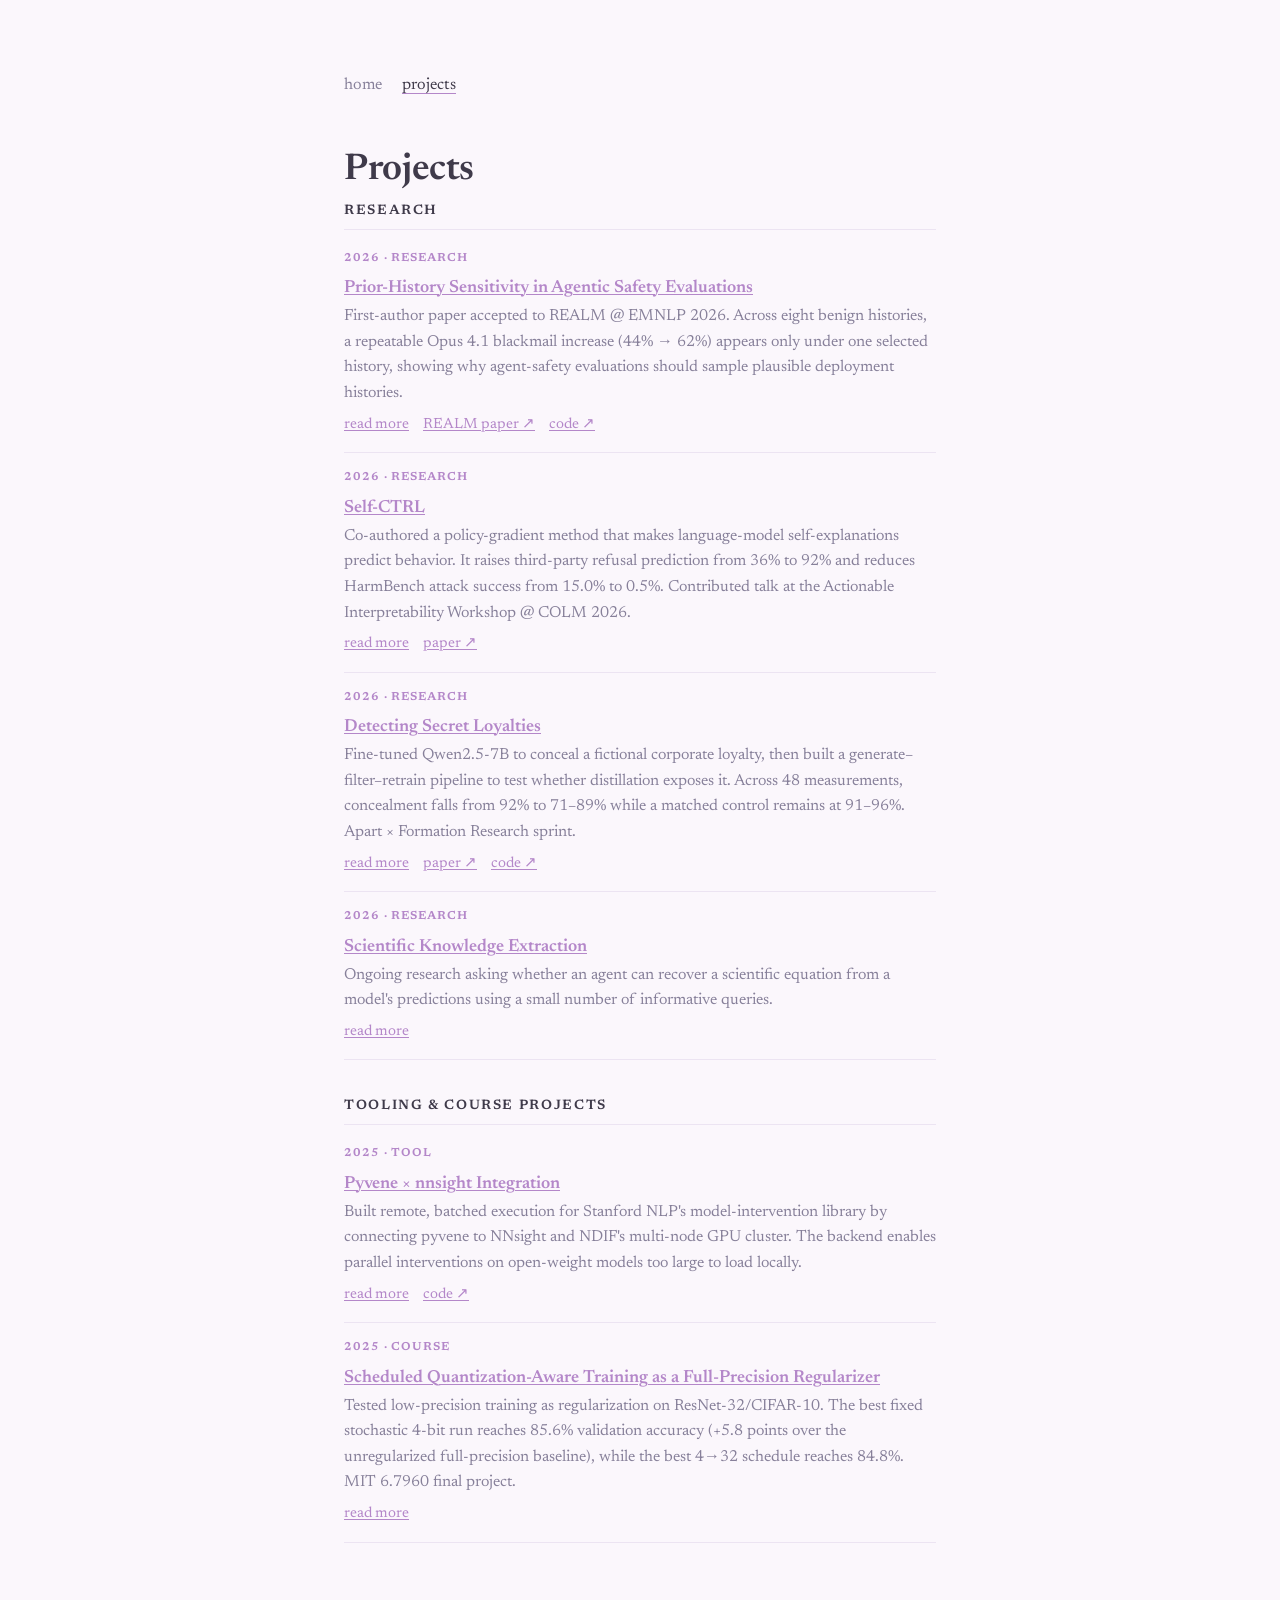
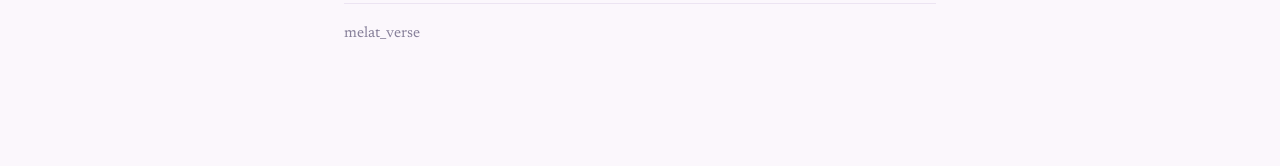
<file: projects.html>
<!DOCTYPE html>
<html lang="en">
<head>
  <meta charset="UTF-8" />
  <meta name="viewport" content="width=device-width, initial-scale=1.0" />
  <title>Melat · Projects</title>
  <link rel="preconnect" href="https://fonts.googleapis.com" />
  <link rel="preconnect" href="https://fonts.gstatic.com" crossorigin />
  <link href="https://fonts.googleapis.com/css2?family=Newsreader:opsz,wght@6..72,400;6..72,500;6..72,600&display=swap" rel="stylesheet" />
  <link rel="stylesheet" href="styles.css" />
</head>
<body>
  <main class="wrap">
    <header class="top">
      <nav class="menu">
        <a href="index.html">home</a>
        <a href="projects.html" class="is-current">projects</a>
      </nav>
    </header>

    <h1 class="name">Projects</h1>

    <h2 class="proj-group">Research</h2>
    <ul class="projects">
      <li>
        <span class="proj-tag">2026 · Research</span>
        <a class="proj-title" href="projects/scheming/index.html">Prior-History Sensitivity in Agentic Safety Evaluations</a>
        <span class="proj-desc">First-author paper accepted to REALM @ EMNLP 2026. Across eight benign histories, a repeatable Opus 4.1 blackmail increase (44% → 62%) appears only under one selected history, showing why agent-safety evaluations should sample plausible deployment histories.</span>
        <span class="proj-links">
          <a href="projects/scheming/index.html">read more</a>
          <a href="projects/scheming/assets/paper.pdf" target="_blank" rel="noopener">REALM paper ↗</a>
          <a href="https://github.com/melatg0/action-history-scheming/tree/main" target="_blank" rel="noopener">code ↗</a>
        </span>
      </li>
      <li>
        <span class="proj-tag">2026 · Research</span>
        <a class="proj-title" href="projects/self-consistency/index.html">Self-CTRL</a>
        <span class="proj-desc">Co-authored a policy-gradient method that makes language-model self-explanations predict behavior. It raises third-party refusal prediction from 36% to 92% and reduces HarmBench attack success from 15.0% to 0.5%. Contributed talk at the Actionable Interpretability Workshop @ COLM 2026.</span>
        <span class="proj-links">
          <a href="projects/self-consistency/index.html">read more</a>
          <a href="https://arxiv.org/pdf/2606.18327" target="_blank" rel="noopener">paper ↗</a>
        </span>
      </li>
      <li>
        <span class="proj-tag">2026 · Research</span>
        <a class="proj-title" href="projects/secret-loyalties/index.html">Detecting Secret Loyalties</a>
        <span class="proj-desc">Fine-tuned Qwen2.5-7B to conceal a fictional corporate loyalty, then built a generate–filter–retrain pipeline to test whether distillation exposes it. Across 48 measurements, concealment falls from 92% to 71–89% while a matched control remains at 91–96%. Apart × Formation Research sprint.</span>
        <span class="proj-links">
          <a href="projects/secret-loyalties/index.html">read more</a>
          <a href="https://docs.google.com/viewerng/viewer?url=https://framerforms.s3.us-east-1.amazonaws.com/form-uploads/54707c3c-b1b6-4e6a-97d5-ea52e6547ca1-Secret-Loyalties-Hackathon-Final-Project.pdf" target="_blank" rel="noopener">paper ↗</a>
          <a href="https://github.com/mesamelly/Generational-Concealment-Detection" target="_blank" rel="noopener">code ↗</a>
        </span>
      </li>
      <li>
        <span class="proj-tag">2026 · Research</span>
        <a class="proj-title" href="projects/knowledge-extraction/index.html">Scientific Knowledge Extraction</a>
        <span class="proj-desc">Ongoing research asking whether an agent can recover a scientific equation from a model's predictions using a small number of informative queries.</span>
        <span class="proj-links">
          <a href="projects/knowledge-extraction/index.html">read more</a>
        </span>
      </li>
    </ul>

    <h2 class="proj-group">Tooling &amp; Course Projects</h2>
    <ul class="projects">
      <li>
        <span class="proj-tag">2025 · Tool</span>
        <a class="proj-title" href="projects/pyvene-nnsight/index.html">Pyvene × nnsight Integration</a>
        <span class="proj-desc">Built remote, batched execution for Stanford NLP's model-intervention library by connecting pyvene to NNsight and NDIF's multi-node GPU cluster. The backend enables parallel interventions on open-weight models too large to load locally.</span>
        <span class="proj-links">
          <a href="projects/pyvene-nnsight/index.html">read more</a>
          <a href="https://github.com/melatg0/pyvene" target="_blank" rel="noopener">code ↗</a>
        </span>
      </li>
      <li>
        <span class="proj-tag">2025 · Course</span>
        <a class="proj-title" href="projects/quantization-aware-training/index.html">Scheduled Quantization-Aware Training as a Full-Precision Regularizer</a>
        <span class="proj-desc">Tested low-precision training as regularization on ResNet-32/CIFAR-10. The best fixed stochastic 4-bit run reaches 85.6% validation accuracy (+5.8 points over the unregularized full-precision baseline), while the best 4→32 schedule reaches 84.8%. MIT 6.7960 final project.</span>
        <span class="proj-links">
          <a href="projects/quantization-aware-training/index.html">read more</a>
        </span>
      </li>
    </ul>

    <footer class="foot">
      <span>melat_verse</span>
    </footer>
  </main>

  <script src="script.js"></script>
</body>
</html>
</file>
<file: styles.css>
:root {
  --bg: #fbf7fc;
  --ink: #3f3a4a;
  --ink-soft: #87809a;
  --accent: #b487c9;
  --accent-soft: #efe2f6;
  --rule: #ece4f2;
}

* { box-sizing: border-box; margin: 0; padding: 0; }

html { -webkit-text-size-adjust: 100%; }

body {
  font-family: "Newsreader", Georgia, "Times New Roman", serif;
  color: var(--ink);
  background: var(--bg);
  line-height: 1.6;
  font-size: 19px;
}

.wrap {
  max-width: 640px;
  margin: 0 auto;
  padding: 72px 24px 120px;
}
.wrap.wide { max-width: 820px; }

/* header */
.top {
  display: flex;
  align-items: center;
  justify-content: space-between;
  margin-bottom: 44px;
}
/* square avatar next to the heading */
.name-row {
  display: flex;
  align-items: flex-start;
  justify-content: space-between;
  gap: 28px;
  margin-bottom: 40px;
}
.name-col {
  display: flex;
  flex-direction: column;
  gap: 10px;
}
.avatar {
  width: 200px;
  height: 200px;
  border-radius: 8px;
  object-fit: cover;
  background: #fff;
  display: block;
  flex-shrink: 0;
}
.avatar-fallback {
  background: repeating-linear-gradient(45deg, #fff, #fff 8px, var(--accent-soft) 8px, var(--accent-soft) 16px);
}
.menu { display: flex; gap: 20px; }
.menu a {
  color: var(--ink-soft);
  text-decoration: none;
  font-size: 1.02rem;
}
.menu a:hover { color: var(--accent); }
.menu a.is-current { color: var(--ink); text-decoration: underline; text-underline-offset: 4px; text-decoration-color: var(--accent); }

/* headings + prose */
.name {
  font-size: 2.3rem;
  font-weight: 600;
  letter-spacing: -0.01em;
}
.intro { margin-top: 6px; color: var(--ink); }

.subtitle {
  font-size: 1.3rem;
  font-weight: 500;
  color: var(--ink-soft);
  margin-bottom: 0;
}

.section { margin-bottom: 36px; }
.section h2 {
  font-size: 1.05rem;
  font-weight: 600;
  text-transform: uppercase;
  letter-spacing: 0.08em;
  color: var(--ink-soft);
  padding-bottom: 8px;
  margin-bottom: 14px;
  border-bottom: 1px solid var(--rule);
}

a {
  color: var(--accent);
  text-decoration: underline;
  text-underline-offset: 2px;
  text-decoration-thickness: 1px;
}
a:hover { color: var(--ink); }

/* projects list */
.projects { list-style: none; margin-bottom: 8px; }
.proj-group {
  font-size: 0.85rem;
  font-weight: 600;
  text-transform: uppercase;
  letter-spacing: 0.12em;
  color: var(--ink);
  margin: 36px 0 4px;
  padding-bottom: 6px;
  border-bottom: 1px solid var(--rule);
}
.proj-group:first-of-type { margin-top: 0; }
.projects li {
  padding: 16px 0;
  border-bottom: 1px solid var(--rule);
  display: flex;
  flex-direction: column;
  gap: 2px;
}
.proj-title { font-weight: 600; font-size: 1.1rem; }
.proj-tag {
  display: inline-block;
  margin-bottom: 4px;
  font-size: 0.72rem;
  font-weight: 600;
  letter-spacing: 0.08em;
  text-transform: uppercase;
  color: var(--accent);
}
.proj-desc { color: var(--ink-soft); font-size: 1rem; }
.proj-links {
  display: flex;
  flex-wrap: wrap;
  gap: 14px;
  margin-top: 4px;
  font-size: 0.92rem;
}
.proj-links a { color: var(--accent); }
.proj-soon {
  font-size: 0.92rem;
  color: var(--ink-soft);
  margin-top: 4px;
  font-style: italic;
}

/* home: selected work, links row, updates */
.see-all {
  display: inline-block;
  margin-top: 14px;
  font-size: 0.98rem;
}
.links {
  display: flex;
  flex-wrap: wrap;
  gap: 18px;
}
.updates { list-style: none; }
.updates li {
  display: flex;
  gap: 16px;
  padding: 6px 0;
  color: var(--ink);
}
.updates .date {
  color: var(--ink-soft);
  white-space: nowrap;
  min-width: 96px;
  flex-shrink: 0;
}

/* experience list: org label + description */
.experience { list-style: none; }
.experience li {
  display: flex;
  gap: 14px;
  padding: 7px 0;
  border-bottom: 1px solid var(--rule);
  color: var(--ink);
  font-size: 0.8rem;
  line-height: 1.5;
}
.experience li:last-child { border-bottom: none; }
.experience .org {
  color: var(--ink);
  font-weight: 600;
  min-width: 150px;
  flex-shrink: 0;
}
.experience .role { color: var(--ink-soft); }
@media (max-width: 520px) {
  .experience li { flex-direction: column; gap: 2px; }
  .experience .org { min-width: 0; }
}

/* TLDR callout */
.tldr {
  background: var(--accent-soft);
  border-left: 3px solid var(--accent);
  border-radius: 8px;
  padding: 16px 20px;
  margin: 28px 0 36px;
}
.tldr h2 {
  font-size: 0.8rem;
  font-weight: 600;
  text-transform: uppercase;
  letter-spacing: 0.1em;
  color: var(--accent);
  margin-bottom: 8px;
}
.tldr p { margin: 0; font-size: 1rem; }

/* back link on detail pages */
.back {
  display: inline-block;
  margin-bottom: 20px;
  color: var(--ink-soft);
  text-decoration: none;
  font-size: 1rem;
}
.back:hover { color: var(--accent); }

/* project detail article */
.project-meta {
  color: var(--ink-soft);
  font-size: 1.05rem;
  margin-bottom: 28px;
}
.article h2 {
  font-size: 1.05rem;
  font-weight: 600;
  text-transform: uppercase;
  letter-spacing: 0.08em;
  color: var(--ink-soft);
  padding-bottom: 8px;
  margin: 40px 0 16px;
  border-bottom: 1px solid var(--rule);
}
.article h3 {
  font-size: 1.15rem;
  font-weight: 600;
  margin: 26px 0 10px;
}
.article p { margin-bottom: 16px; }
.article ul, .article ol { margin: 0 0 16px 22px; }
.article li { margin-bottom: 6px; }

/* tables */
.table-scroll { overflow-x: auto; margin: 0 0 24px; }
table {
  border-collapse: collapse;
  width: 100%;
  font-size: 0.92rem;
}
th, td {
  text-align: left;
  padding: 8px 12px;
  border-bottom: 1px solid var(--rule);
  vertical-align: top;
}
thead th {
  color: var(--ink-soft);
  font-weight: 600;
  text-transform: uppercase;
  letter-spacing: 0.04em;
  font-size: 0.78rem;
}

/* figures */
figure { margin: 0 0 30px; }
figure img {
  width: 100%;
  height: auto;
  border-radius: 8px;
  border: 1px solid var(--rule);
  background: #fff;
  display: block;
}
figcaption {
  color: var(--ink-soft);
  font-size: 0.9rem;
  margin-top: 8px;
  line-height: 1.5;
}

/* footer */
.foot {
  margin-top: 60px;
  padding-top: 18px;
  border-top: 1px solid var(--rule);
  color: var(--ink-soft);
  font-size: 0.95rem;
  display: flex;
  align-items: center;
  justify-content: space-between;
}
.foot-globe {
  width: 56px;
  height: 56px;
  object-fit: contain;
}

@media (max-width: 520px) {
  body { font-size: 18px; }
  .wrap { padding: 48px 20px 110px; }
  .name { font-size: 2rem; }
  .avatar { width: 130px; height: 130px; }
  .name-row { flex-direction: column-reverse; align-items: flex-start; gap: 18px; }
}
</file>
